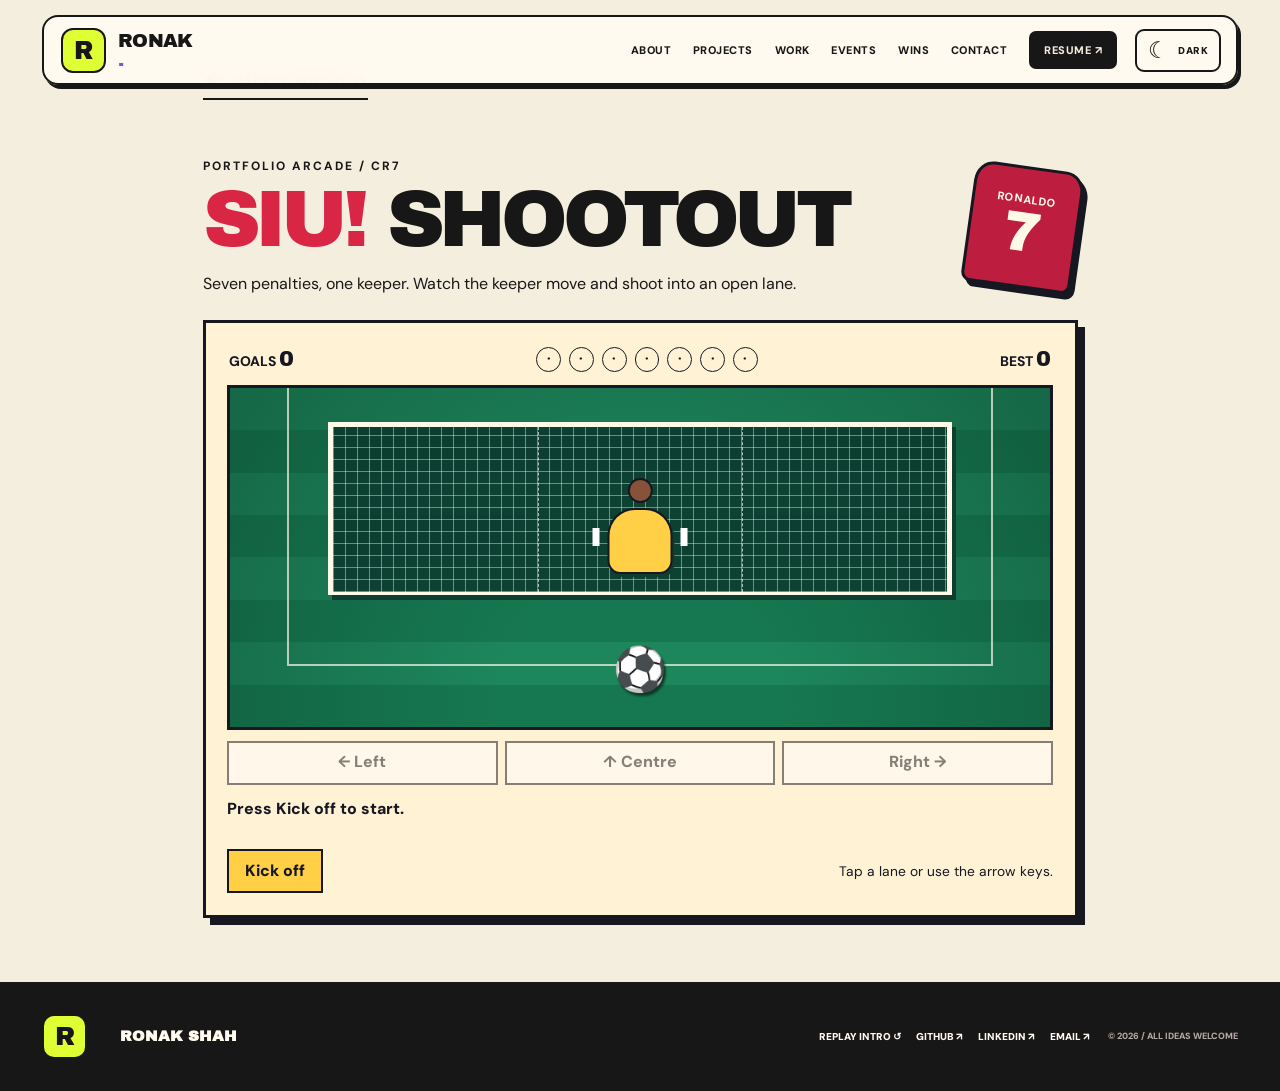
<file: siu-shootout.html>
<!doctype html>
<html lang="en">
<head>
  <meta charset="utf-8">
  <meta name="viewport" content="width=device-width, initial-scale=1">
  <meta name="theme-color" content="#f4eedf">
  <meta name="description" content="A Cristiano Ronaldo-inspired, seven-penalty shootout on Ronak Shah's comic portfolio.">
  <link rel="icon" href="assets/favicon.svg" type="image/svg+xml">
  <link rel="preconnect" href="https://fonts.googleapis.com">
  <link rel="preconnect" href="https://fonts.gstatic.com" crossorigin>
  <link rel="stylesheet" href="https://fonts.googleapis.com/css2?family=Archivo+Black&family=DM+Sans:wght@400;600;700;800&display=swap">
  <script>
    try {
      const saved = localStorage.getItem('ronak-portfolio-theme');
      const theme = saved === 'dark' || saved === 'light' ? saved
        : (matchMedia('(prefers-color-scheme: dark)').matches ? 'dark' : 'light');
      document.documentElement.dataset.theme = theme;
      document.documentElement.style.colorScheme = theme;
    } catch (_) {}
  </script>
  <link rel="stylesheet" href="styles.css">
  <link rel="stylesheet" href="siu-shootout.css">
  <script src="data.js" defer></script>
  <script src="script.js" defer></script>
  <script src="siu-shootout.js" defer></script>
  <title>SIU! Shootout — Ronak Shah</title>
</head>
<body data-page="shootout">
  <div id="site-header"></div>
  <main id="main-content" class="shell shootout">
    <a class="page-back" data-back href="index.html"><span aria-hidden="true">←</span> BACK TO PORTFOLIO</a>
    <header class="shootout-title">
      <div>
        <p class="shootout-kicker">PORTFOLIO ARCADE / CR7</p>
        <h1><span>SIU!</span> SHOOTOUT</h1>
        <p>Seven penalties, one keeper. Watch the keeper move and shoot into an open lane.</p>
      </div>
      <span class="shirt" aria-hidden="true"><small>RONALDO</small>7</span>
    </header>
    <section class="shootout-panel" aria-label="Penalty shootout">
      <div class="shootout-score">
        <span>GOALS <strong id="goals">0</strong></span>
        <ol id="attempts" class="attempts" aria-label="Seven penalty results"></ol>
        <span>BEST <strong id="best">0</strong></span>
      </div>
      <div class="shootout-field" id="pitch" aria-hidden="true">
        <div class="pitch-box"></div>
        <div class="shootout-net">
          <div class="goal-lane"></div><div class="goal-lane"></div><div class="goal-lane"></div>
          <span id="keeper" class="keeper"></span>
        </div>
        <span id="ball" class="shootout-ball">⚽</span>
        <span id="burst" class="shootout-burst" hidden></span>
      </div>
      <div class="shootout-controls" id="shootout-controls" aria-describedby="shootout-help">
        <button type="button" data-lane="0" disabled>← Left</button>
        <button type="button" data-lane="1" disabled>↑ Centre</button>
        <button type="button" data-lane="2" disabled>Right →</button>
      </div>
      <p class="shootout-status" id="match-status" role="status">Press Kick off to start.</p>
      <div class="shootout-bottom">
        <button type="button" id="kick-off" class="kick-off">Kick off</button>
        <p id="shootout-help">Tap a lane or use the arrow keys.</p>
      </div>
      <noscript>Enable JavaScript to play the shootout.</noscript>
    </section>
  </main>
  <div id="site-footer"></div>
</body>
</html>
</file>
<file: styles.css>
:root {
  --cream:#f4eedf; --paper:#fffaf0; --ink:#181717; --muted:#666056;
  --lime:#dfff34; --violet:#6d58de; --pink:#ff7896; --orange:#ff9b5e; --blue:#84d9ee;
  --display:'Archivo Black',Impact,'Arial Black',sans-serif; --body:'DM Sans',Arial,sans-serif; --marker:'Permanent Marker',cursive;
  --stroke:2.5px solid var(--ink); --hard:6px 6px 0 var(--ink);
}
*{box-sizing:border-box}html{scroll-behavior:smooth;scroll-padding-top:105px}body{margin:0;background:var(--cream);color:var(--ink);font-family:var(--body);font-size:16px;line-height:1.5;overflow-x:clip}body.menu-open{overflow:hidden}::selection{background:var(--lime);color:var(--ink)}a{color:inherit;text-decoration:none}button{font:inherit}button,a{-webkit-tap-highlight-color:transparent}a:focus-visible,button:focus-visible{outline:3px solid var(--violet);outline-offset:5px}img{max-width:100%;display:block}h1,h2,h3,h4,p{margin-top:0}strong{font-weight:800}mark{background:var(--lime);color:var(--ink);box-decoration-break:clone;-webkit-box-decoration-break:clone;padding:0 .1em}.shell{width:min(1370px,calc(100% - 84px));margin-inline:auto}.page-grain{position:fixed;inset:0;z-index:80;pointer-events:none;opacity:.11;background-image:url("data:image/svg+xml,%3Csvg viewBox='0 0 160 160' xmlns='http://www.w3.org/2000/svg'%3E%3Cfilter id='n'%3E%3CfeTurbulence type='fractalNoise' baseFrequency='.84' numOctaves='3' stitchTiles='stitch'/%3E%3C/filter%3E%3Crect width='100%25' height='100%25' filter='url(%23n)' opacity='.28'/%3E%3C/svg%3E");mix-blend-mode:multiply}.scroll-progress{position:fixed;top:0;left:0;width:100%;height:5px;z-index:110;background:transparent;pointer-events:none}.scroll-progress span{display:block;height:100%;width:100%;background:var(--violet);transform:scaleX(0);transform-origin:left;will-change:transform}.site-header{position:fixed;inset:0 0 auto;z-index:90;padding:15px 0;transition:background .2s}.nav-inner{min-height:70px;display:flex;align-items:center;justify-content:space-between;background:rgba(255,250,240,.97);border:2px solid var(--ink);border-radius:16px;box-shadow:4px 5px 0 rgba(24,23,23,.95);padding:9px 15px 9px 17px;backdrop-filter:blur(14px)}.brand{display:flex;gap:10px;align-items:center;font-family:var(--display);font-size:19px;line-height:1;letter-spacing:-.7px;flex-shrink:0}.brand>span:last-child{display:flex;flex-direction:column}.brand small{font-family:var(--body);font-weight:800;font-size:8px;letter-spacing:1.3px;margin-top:5px}.brand-dot{color:var(--violet)}.brand-symbol,.footer-logo{width:45px;height:45px;border-radius:12px;display:grid;place-items:center;background:var(--lime);border:2px solid var(--ink);font-size:25px;position:relative}.brand-symbol span,.footer-logo span{position:absolute;color:var(--violet);font-size:15px;top:-8px;right:-7px;-webkit-text-stroke:.5px var(--ink)}.nav-links{display:flex;align-items:center;gap:clamp(14px,2.35vw,37px)}.nav-links>a{font-size:11px;font-weight:800;letter-spacing:.5px;position:relative}.nav-links>a:not(.nav-resume)::after{content:'';position:absolute;left:0;right:100%;height:3px;background:var(--violet);bottom:-7px;transition:right .25s}.nav-links>a:hover::after,.nav-links>a.is-current::after{right:0}.nav-links .nav-resume{padding:11px 15px;background:var(--ink);color:var(--cream);border-radius:7px;transition:background .2s}.nav-links .nav-resume:hover{background:var(--violet)}.menu-toggle{display:none;width:42px;height:42px;background:var(--lime);border:2px solid var(--ink);border-radius:8px;align-items:center;flex-direction:column;justify-content:center;gap:4px;cursor:pointer}.menu-toggle span{width:19px;height:2px;background:var(--ink)}
/* global types */
.eyebrow,.chapter-label,.mini-kicker{font-size:11px;font-weight:800;letter-spacing:1.35px}.chapter-label{display:inline-flex;align-items:center;gap:11px;margin-bottom:22px}.number-block{display:inline-grid;place-items:center;background:var(--lime);border:2px solid var(--ink);width:39px;height:36px;box-shadow:3px 3px 0 var(--ink);letter-spacing:0;font-family:var(--display);font-size:13px}.display-head{font-family:var(--display);font-size:clamp(52px,6.8vw,108px);line-height:.97;letter-spacing:-.075em;margin:0;overflow-wrap:normal}.display-head em,.subpage-title>span,.split-story-heading em,.next-page-banner em,.event-end-panel em{font-style:normal;color:var(--violet)}.accent-punct{color:var(--violet)}.handwritten,.scribble{font-family:var(--marker);font-weight:400}.reveal{opacity:0;transform:translateY(35px) rotate(.4deg);transition:opacity .75s ease,transform .75s cubic-bezier(.2,.75,.2,1)}.reveal.is-visible{opacity:1;transform:translateY(0) rotate(0)}
.comic-button{display:inline-flex;align-items:center;justify-content:space-between;gap:27px;padding:15px 19px;border:2px solid var(--ink);border-radius:7px;font-size:12px;font-weight:800;letter-spacing:.35px;box-shadow:4px 5px 0 var(--ink);transform:perspective(400px) rotateX(var(--tilt-y,0deg)) rotateY(var(--tilt-x,0deg));transition:translate .2s,box-shadow .2s,background .2s;cursor:pointer}.comic-button:hover{translate:0 -3px;box-shadow:6px 8px 0 var(--ink)}.button-arrow{font-size:19px}.button-ink{background:var(--ink);color:#fff;box-shadow:4px 5px 0 var(--violet)}.button-ink:hover{background:var(--violet);box-shadow:6px 8px 0 var(--ink)}.button-ghost{background:var(--paper)}.button-light{background:var(--lime);color:var(--ink)}
/* HERO */
.hero{padding-top:117px;padding-bottom:25px}.hero-frame{display:grid;grid-template-columns:1.06fr .94fr;min-height:min(745px,calc(100vh - 147px));border:3px solid var(--ink);border-radius:15px;overflow:hidden;box-shadow:9px 10px 0 var(--ink);background:var(--paper)}.hero-copy{min-width:0;padding:clamp(30px,4.6vw,75px) clamp(25px,4.5vw,74px) 30px;display:flex;flex-direction:column;justify-content:center;position:relative;z-index:2}.hero-eyebrow{display:flex;align-items:center;gap:10px;flex-wrap:wrap;margin-bottom:25px}.live-dot{height:10px;width:10px;border-radius:50%;background:#52be79;border:1.5px solid var(--ink);box-shadow:0 0 0 3px #c8ffca;animation:pulseDot 2.2s infinite}.eyebrow-num{color:var(--muted);margin-left:auto}.hero-heading-wrap{position:relative}.hero-intro{font-size:28px;color:var(--violet);display:block;margin-left:8px;transform:rotate(-6deg);width:fit-content;margin-bottom:3px}.hero-title{font-family:var(--display);font-size:clamp(79px,9.4vw,150px);letter-spacing:-.095em;line-height:.86;margin-bottom:26px}.hero-title>span{display:block}.hero-title .shah{color:var(--violet);text-shadow:4px 5px 0 var(--ink)}.hero-period{color:var(--orange)}.starburst--title{position:absolute;right:4%;top:5%;color:var(--orange);font-size:70px;-webkit-text-stroke:2px var(--ink);animation:spin 18s linear infinite}.hero-tagline{font-family:var(--display);font-size:clamp(23px,2.6vw,36px);line-height:1.18;letter-spacing:-.048em;margin-bottom:17px}.hero-description{color:#4e4a44;max-width:490px;font-size:15px;line-height:1.72;margin-bottom:26px}.hero-actions{display:flex;gap:14px;align-items:center;flex-wrap:wrap}.hero-footer-info{display:flex;gap:15px;justify-content:space-between;margin-top:auto;padding-top:42px;font-size:9px;font-weight:800;letter-spacing:1px;color:#6d685e}.hero-world{position:relative;background:var(--violet);border-left:3px solid var(--ink);min-height:550px;isolation:isolate;overflow:hidden}.hero-world::before{content:'';position:absolute;inset:0;background-image:radial-gradient(#181717 1.8px,transparent 2px);background-size:17px 17px;opacity:.15;mask-image:linear-gradient(to right,transparent,black)}.hero-rays{position:absolute;inset:-55%;background:repeating-conic-gradient(from 0deg at 50% 50%,rgba(255,255,255,.12) 0 7deg,transparent 7deg 19deg);animation:spin 58s linear infinite;opacity:.5}.hero-world-inner{position:absolute;inset:0;transform:perspective(1000px) translate3d(var(--parallax-x,0px),var(--parallax-y,0px),0) rotateX(var(--rotate-x,0deg)) rotateY(var(--rotate-y,0deg));transition:transform .18s ease-out;transform-style:preserve-3d}.orbit{border:2px dashed rgba(255,255,255,.48);border-radius:50%;position:absolute;left:50%;top:48%;transform:translate(-50%,-50%) rotate(-18deg)}.orbit-one{width:83%;aspect-ratio:1.2}.orbit-two{width:111%;aspect-ratio:1.5;opacity:.32}.hero-star{position:absolute;color:var(--lime);font-size:90px;-webkit-text-stroke:2px var(--ink);z-index:3;animation:float 5s ease-in-out infinite}.hero-star-one{top:10%;right:10%}.hero-star-two{bottom:15%;left:8%;font-size:65px;animation-delay:-2s}.floating-caption{position:absolute;background:var(--lime);border:2px solid var(--ink);box-shadow:4px 4px 0 var(--ink);padding:8px 13px;z-index:5;font-size:10px;font-weight:800;letter-spacing:.5px}.float-1{left:6%;top:10%;transform:rotate(-9deg)}.float-2{right:7%;bottom:10%;background:var(--pink);transform:rotate(8deg)}.hero-monitor{position:absolute;left:18%;top:23%;width:66%;height:56%;z-index:2;transform:rotate(-9deg);filter:drop-shadow(13px 17px 0 rgba(12,12,15,.26));animation:float 7s ease-in-out infinite}.monitor-top{height:40px;border:4px solid var(--ink);background:#edede7;display:flex;align-items:center;justify-content:space-between;padding:0 12px;font-size:10px;font-weight:800}.browser-dots{display:flex;gap:5px}.browser-dots i{display:block;width:9px;height:9px;border-radius:50%;background:var(--pink);border:1px solid var(--ink)}.browser-dots i:nth-child(2){background:var(--orange)}.browser-dots i:nth-child(3){background:var(--lime)}.monitor-screen{height:calc(100% - 40px);background:#1a1b31;border:4px solid var(--ink);border-top:0;padding:clamp(14px,2vw,27px);color:#eff1e8;overflow:hidden;position:relative}.code-micro{color:#a7f6ad;font:11px/2 monospace}.code-line{font:clamp(18px,2.2vw,31px)/1.5 monospace;letter-spacing:-.8px;white-space:nowrap}.code-line>span{color:#ba9cff}.code-line>b{color:#dfff34}.code-line>em{color:#ff9aab;font-style:normal}.code-line--small{font-size:clamp(11px,1.2vw,16px);color:#89d9e8;margin-top:10px}.monitor-visual{display:flex;gap:5px;align-items:flex-end;height:75px;margin-top:11px;max-width:210px}.visual-bar{background:var(--lime);border:2px solid #111;flex:1;height:40%}.visual-bar.b1{height:38%}.visual-bar.b2{height:65%;background:var(--pink)}.visual-bar.b3{height:47%;background:var(--blue)}.visual-bar.b4{height:92%}.visual-bar.b5{height:78%;background:var(--orange)}.monitor-stand{width:32%;height:18%;border:4px solid var(--ink);border-top:0;background:#ded6f8;margin:0 auto;clip-path:polygon(38% 0,62% 0,75% 78%,100% 78%,100% 100%,0 100%,0 78%,25% 78%)}.speech-bubble{position:absolute;right:2%;top:9%;background:var(--paper);padding:15px 17px;border:3px solid var(--ink);border-radius:48% 46% 47% 45%;font-family:var(--display);font-size:clamp(13px,1.55vw,21px);line-height:1.1;text-align:center;transform:rotate(13deg);z-index:5;box-shadow:5px 7px 0 var(--ink)}.speech-bubble:after{content:'';position:absolute;bottom:-22px;left:16%;border-top:22px solid var(--ink);border-right:19px solid transparent}.speech-bubble strong{color:var(--violet)}.hero-burst{position:absolute;bottom:17%;left:0;width:175px;height:150px;clip-path:polygon(50% 0%,61% 24%,85% 7%,79% 32%,100% 32%,85% 52%,100% 70%,73% 70%,81% 96%,56% 78%,49% 100%,38% 79%,11% 95%,20% 67%,0 66%,16% 48%,0 28%,28% 28%,20% 4%,42% 23%);background:var(--ink);display:grid;place-items:center;transform:rotate(-16deg);z-index:4}.hero-burst::before{content:'';position:absolute;inset:5px;background:var(--orange);clip-path:inherit}.hero-burst span{position:relative;font-family:var(--display);font-size:27px;transform:rotate(-7deg);z-index:2}.mini-sticker{position:absolute;right:10%;bottom:22%;background:var(--lime);border:3px solid var(--ink);padding:14px 17px;font-family:monospace;font-size:28px;font-weight:bold;transform:rotate(16deg);z-index:3;box-shadow:5px 5px 0 var(--ink)}.cursor-sticker{position:absolute;left:15%;top:10%;font-size:54px;font-family:var(--display);color:var(--pink);z-index:3;-webkit-text-stroke:2px var(--ink)}.hero-world-bottom{position:absolute;bottom:0;left:0;right:0;z-index:5;display:flex;justify-content:space-between;padding:13px 17px;background:var(--ink);color:#fff;font-size:9px;font-weight:800;letter-spacing:1px}.hero-down{display:flex;justify-content:center;gap:15px;align-items:center;margin-top:27px;font-size:10px;font-weight:800;letter-spacing:1.6px}.scroll-chevron{width:35px;height:35px;border:2px solid var(--ink);border-radius:50%;display:grid;place-items:center;font-size:21px;animation:bob 2s ease-in-out infinite}
/* marquee */
.marquee-strip{background:var(--ink);color:var(--lime);overflow:hidden;margin-top:15px;transform:rotate(-1.4deg) scale(1.02);border-top:2px solid #fff;border-bottom:2px solid #fff}.marquee-track{display:flex;width:max-content;animation:marquee 32s linear infinite}.marquee-track span{display:block;white-space:nowrap;font-family:var(--display);font-size:clamp(25px,3.1vw,49px);letter-spacing:-1px;padding:17px 25px}.marquee-track b{color:var(--pink);padding:0 15px}
/* origin */
.origin-section{padding:145px 0 145px;background:var(--cream)}.origin-layout{display:grid;grid-template-columns:1.13fr .87fr;gap:clamp(50px,8vw,135px);align-items:center}.origin-left .display-head span{color:var(--violet)}.origin-lead{font-size:clamp(20px,2.2vw,29px);line-height:1.36;max-width:590px;margin:30px 0 18px}.origin-left>p:not(.origin-lead){max-width:565px;color:var(--muted);line-height:1.78}.text-link{display:inline-flex;gap:24px;align-items:center;margin-top:25px;padding-bottom:7px;border-bottom:3px solid var(--ink);font-size:12px;font-weight:800;letter-spacing:.5px}.text-link span{font-size:24px}.text-link:hover{color:var(--violet);border-color:var(--violet)}.origin-comic-panel{position:relative;border:3px solid var(--ink);background:var(--blue);box-shadow:10px 11px 0 var(--ink);padding:22px;transform:rotate(3deg)}.origin-comic-panel:before{content:'';position:absolute;inset:0;background-image:radial-gradient(var(--ink) 1.25px,transparent 1.5px);background-size:14px 14px;opacity:.09;pointer-events:none}.panel-tape{position:absolute;width:110px;height:28px;top:-17px;left:40%;background:rgba(250,231,171,.83);transform:rotate(-12deg);border:1px solid rgba(18,18,18,.25);z-index:2}.origin-topline{font-size:10px;font-weight:800;letter-spacing:1.5px}.origin-card-visual{height:270px;display:grid;place-items:center;position:relative}.origin-face{width:210px;height:210px;display:grid;place-items:center;border:4px solid var(--ink);border-radius:50%;background:var(--lime);font-size:115px;font-family:var(--display);letter-spacing:-20px;padding-right:20px;line-height:1;box-shadow:11px 12px 0 var(--ink);transform:rotate(-15deg)}.origin-spark{position:absolute;right:5%;top:9%;font-size:115px;color:var(--orange);-webkit-text-stroke:3px var(--ink)}.origin-comic-panel h3{font-family:var(--display);font-size:clamp(30px,3.5vw,55px);letter-spacing:-2px;line-height:1;margin:0 0 15px}.skill-bubbles{display:flex;flex-wrap:wrap;gap:7px}.skill-bubbles span{font-size:9px;font-weight:900;letter-spacing:.2px;border:2px solid var(--ink);padding:7px 10px;background:var(--paper);transform:rotate(-2deg)}.skill-bubbles span:nth-child(2){background:var(--pink);transform:rotate(3deg)}.stats-row{display:grid;grid-template-columns:repeat(3,1fr);gap:13px;margin-top:38px}.stats-row>div{border-left:3px solid var(--ink);padding-left:12px}.stats-row strong{font-family:var(--display);font-size:clamp(29px,3.4vw,49px);line-height:1;display:block}.stats-row small{display:block;font-size:8px;font-weight:800;letter-spacing:.45px;margin-top:6px}
/* project showcase */
.projects-section{background:#e7e0f9;border-top:3px solid var(--ink);padding-top:118px;padding-bottom:140px;position:relative}.projects-section:before{content:'';position:absolute;inset:0;pointer-events:none;background:radial-gradient(circle at 97% 20%,rgba(223,255,52,.42),transparent 20%),radial-gradient(circle at 0 65%,rgba(255,120,150,.15),transparent 25%)}.projects-intro,.archive-wrap{position:relative;z-index:1}.section-heading-row{display:flex;align-items:end;justify-content:space-between;gap:30px}.section-heading-row .display-head em{color:var(--violet)}.section-side-note{text-align:right;align-self:center}.section-side-note .handwritten{display:block;font-size:clamp(16px,2vw,27px);color:var(--violet);transform:rotate(-8deg);margin-bottom:22px}.section-side-note p{font-weight:700;font-size:13px}.project-scroll-note{border-top:2px solid var(--ink);display:flex;align-items:center;gap:17px;margin-top:36px;padding-top:14px;font-size:10px;font-weight:800;letter-spacing:1.1px}.project-scroll-note>span:last-child{margin-left:auto}.scroll-icon{font-size:24px;color:var(--violet)}.project-scroll-scene{position:relative;margin-top:38px}.project-sticky{position:sticky;top:98px;height:calc(100vh - 115px);max-height:820px;display:flex;flex-direction:column;justify-content:center;overflow:hidden}.project-track{display:flex;align-items:stretch;gap:28px;padding:10px max(42px,calc((100vw - 1370px)/2)) 21px;width:max-content;will-change:transform}.featured-project{flex:none;width:min(570px,calc(100vw - 85px));height:min(645px,calc(100vh - 195px));min-height:530px;display:grid;grid-template-rows:35px 235px 1fr;background:var(--paper);border:3px solid var(--ink);border-radius:10px;box-shadow:7px 8px 0 var(--ink);overflow:hidden;transition:box-shadow .25s}.featured-project:hover{box-shadow:11px 13px 0 var(--ink)}.featured-project-top{display:flex;align-items:center;justify-content:space-between;padding:0 17px;background:var(--ink);color:#fff;font-size:10px;letter-spacing:.9px;font-weight:800}.featured-cover{position:relative;background:var(--card-color,var(--lime));border-bottom:3px solid var(--ink);overflow:hidden;isolation:isolate;display:flex;align-items:end;padding:18px}.featured-cover:before,.archive-card-art:before{content:'';position:absolute;inset:0;opacity:.14;background-image:radial-gradient(var(--ink) 1.5px,transparent 1.5px);background-size:13px 13px}.cover-rings{position:absolute;width:380px;height:380px;border:3px solid rgba(20,20,20,.2);border-radius:50%;right:-80px;top:-155px;box-shadow:0 0 0 37px rgba(250,250,250,.12),0 0 0 86px rgba(0,0,0,.06)}.cover-shape{position:absolute;font-family:var(--display);font-weight:900;line-height:1;user-select:none}.cover-shape-one{font-size:140px;top:-8px;right:12%;color:var(--paper);-webkit-text-stroke:3px var(--ink);transform:rotate(16deg);text-shadow:8px 10px 0 var(--ink)}.cover-shape-two{font-size:65px;right:8%;bottom:9%;color:var(--ink);transform:rotate(-12deg)}.cover-shape-three{top:12%;left:7%;font-size:48px;color:var(--violet);-webkit-text-stroke:1.5px var(--ink)}.cover-big-title{font-family:var(--display);font-size:clamp(42px,4.2vw,72px);line-height:.94;letter-spacing:-.06em;max-width:80%;position:relative;z-index:2;text-shadow:3px 3px 0 var(--paper);word-break:break-word}.cover-stamp{position:absolute;right:3%;top:5%;background:var(--paper);border:3px solid var(--ink);padding:6px 15px;box-shadow:4px 4px 0 var(--ink);font-family:var(--marker);font-size:28px;z-index:3;transform:rotate(13deg)}.featured-content{padding:17px 22px 21px;display:flex;flex-direction:column;min-height:0}.project-number-line{display:flex;justify-content:space-between;font-size:9px;font-weight:800;letter-spacing:1px;color:#6e695f}.featured-content h3{font-family:var(--display);font-size:clamp(25px,2.8vw,41px);line-height:1;margin:8px 0 5px;letter-spacing:-1.3px}.featured-kicker{font-family:var(--marker);font-size:17px;color:var(--violet);margin:0 0 6px}.featured-description{font-size:12.5px;line-height:1.55;color:#4e4a44;margin:0 0 12px;display:-webkit-box;-webkit-line-clamp:3;-webkit-box-orient:vertical;overflow:hidden}.tag-list{display:flex;flex-wrap:wrap;gap:6px}.tag-list span{border:1.5px solid var(--ink);font-size:9px;font-weight:800;padding:4px 8px;background:#fff;border-radius:2px}.featured-actions{display:flex;gap:16px;align-items:center;border-top:1px solid #c9c1af;margin-top:auto;padding-top:10px;min-height:30px}.featured-actions a,.archive-links a{font-size:11px;font-weight:900;text-decoration:underline;text-underline-offset:3px}.featured-actions a:hover,.archive-links a:hover{color:var(--violet)}.action-live{color:#6246d8}.project-private{font-size:10px;font-weight:700;color:#6d685e}.accent-lime{--card-color:var(--lime)}.accent-blue{--card-color:var(--blue)}.accent-orange{--card-color:var(--orange)}.accent-pink{--card-color:var(--pink)}.accent-violet{--card-color:#a8a0ff}.project-scene-bottom{width:min(1370px,calc(100% - 84px));margin:8px auto 0;display:flex;align-items:center;gap:20px;justify-content:space-between;font-size:10px;font-weight:800;letter-spacing:1px}.project-scene-progress{height:7px;flex:1;border:1px solid var(--ink);background:var(--paper);max-width:370px}.project-scene-progress span{display:block;background:var(--violet);height:100%;width:0}.archive-wrap{padding-top:98px}.archive-top{display:flex;justify-content:space-between;gap:20px;align-items:end;margin-bottom:35px}.archive-top h3{font:clamp(35px,4.4vw,68px)/1 var(--display);letter-spacing:-.06em;margin:8px 0 0}.archive-top h3 span{color:var(--violet)}.archive-serial{font-size:11px;letter-spacing:.5px;font-weight:800}.archive-grid{display:grid;grid-template-columns:repeat(2,minmax(0,1fr));gap:29px}.archive-card{display:grid;grid-template-columns:38% 62%;background:var(--paper);border:3px solid var(--ink);box-shadow:6px 7px 0 var(--ink);min-height:275px;overflow:hidden}.archive-card-art{background:var(--card-color);position:relative;overflow:hidden;border-right:3px solid var(--ink)}.archive-card-art .cover-shape-one{font-size:105px;top:28%;left:6%;right:auto}.archive-card-art .cover-shape-two{font-size:44px;bottom:6%;right:5%}.archive-card-art .cover-shape-three{font-size:36px}.archive-art-stamp{position:absolute;right:8%;top:7%;font:22px var(--marker);transform:rotate(13deg);z-index:2}.archive-card-main{padding:22px;display:flex;flex-direction:column}.archive-card-eyebrow{display:flex;gap:20px;justify-content:space-between;font-size:9px;font-weight:800;letter-spacing:.75px}.archive-card h4{font-family:var(--display);font-size:clamp(20px,2.3vw,31px);letter-spacing:-.05em;line-height:1.05;margin:16px 0 10px}.archive-card p{font-size:12.5px;line-height:1.56;margin-bottom:15px;color:#59534e}.archive-card .tag-list span{font-size:9px}.archive-links{display:flex;gap:20px;margin-top:auto;padding-top:18px}.archive-cta{margin-top:70px;display:flex;align-items:center;justify-content:center;gap:30px;font-size:11px;font-weight:800;letter-spacing:.6px}
/* STORY TILES */
.split-story-section{padding:130px 0 170px;background:var(--cream);border-top:3px solid var(--ink)}.split-story-heading{margin-bottom:50px}.split-story-heading .display-head{font-size:clamp(50px,6.7vw,101px)}.split-story-grid{display:grid;grid-template-columns:1fr 1fr;gap:38px}.story-tile{display:flex;flex-direction:column;border:3px solid var(--ink);box-shadow:8px 9px 0 var(--ink);padding:21px 25px 27px;transform:perspective(800px) rotateX(var(--tilt-y,0deg)) rotateY(var(--tilt-x,0deg));transition:transform .3s,box-shadow .3s;will-change:transform}.story-tile:hover{box-shadow:13px 14px 0 var(--ink)}.story-work{background:var(--lime)}.story-events{background:var(--pink)}.story-tile-top{display:flex;justify-content:space-between;font-size:10px;font-weight:900;letter-spacing:.8px}.story-tile-top span:last-child{font-size:22px}.story-tile-art{height:270px;display:grid;place-items:center;position:relative;overflow:hidden}.story-tile-art:before{content:'';position:absolute;width:240px;height:240px;background:var(--paper);border:3px solid var(--ink);border-radius:50%;box-shadow:11px 13px 0 var(--ink);transform:rotate(12deg)}.art-events:before{background:var(--blue)}.big-art-word{position:relative;font-family:var(--display);font-size:clamp(50px,5vw,89px);color:var(--violet);transform:rotate(-15deg);-webkit-text-stroke:2px var(--ink);text-shadow:6px 7px 0 var(--ink)}.art-events .big-art-word{color:var(--orange)}.art-spark{position:absolute;right:10%;top:6%;font-size:83px;color:var(--orange);-webkit-text-stroke:2px var(--ink)}.art-events .art-spark{color:var(--lime)}.story-tile h3{font-family:var(--display);font-size:clamp(32px,3.5vw,55px);letter-spacing:-2.4px;line-height:1.02;margin:8px 0 16px}.story-tile p{font-size:14px;line-height:1.62;max-width:470px;margin-bottom:22px}.story-link{font-size:11px;font-weight:900;border-top:2px solid var(--ink);padding-top:17px;margin-top:auto;display:flex;justify-content:space-between}.story-link b{font-size:23px;line-height:1}
/* CONTACT */
.contact-section{padding:135px 0 130px;background:var(--violet);color:var(--paper);position:relative;overflow:hidden;border-top:3px solid var(--ink);border-bottom:3px solid var(--ink)}.contact-section:before{content:'';position:absolute;inset:0;background:radial-gradient(circle at 95% 0%,rgba(223,255,52,.24),transparent 30%),radial-gradient(circle at 5% 100%,rgba(255,120,150,.32),transparent 32%)}.contact-section:after{content:'';position:absolute;right:-200px;top:-230px;width:650px;height:650px;border:3px dashed rgba(255,255,255,.25);border-radius:50%}.contact-inner{position:relative;z-index:2}.light-label .number-block{color:var(--ink)}.contact-inner h2{font-family:var(--display);font-size:clamp(58px,9vw,145px);letter-spacing:-.085em;line-height:.99;margin:22px 0 30px}.contact-inner h2 em{font-style:normal;color:var(--lime)}.contact-inner h2>span{color:var(--orange)}.contact-inner p{font-size:17px;margin-bottom:28px}.contact-email{font-family:var(--display);font-size:clamp(19px,3.3vw,50px);letter-spacing:-.04em;border-bottom:3px solid var(--lime);padding-bottom:6px;display:inline-flex;gap:22px;align-items:center;overflow-wrap:anywhere}.contact-email:hover{color:var(--lime)}.contact-links{display:flex;gap:35px;margin-top:80px;font-size:12px;font-weight:900}.contact-links a:hover{color:var(--lime)}.contact-float{position:absolute;right:2%;top:16%;font:35px var(--marker);color:var(--ink);background:var(--lime);padding:15px 25px;border:3px solid var(--ink);transform:rotate(12deg);box-shadow:7px 8px 0 var(--ink)}
.site-footer{background:var(--ink);color:var(--paper);padding:32px 0}.footer-inner{display:grid;grid-template-columns:60px 1fr auto auto;align-items:center;gap:18px}.footer-logo{font:26px var(--display);color:var(--ink)}.footer-inner>div:nth-child(2){display:flex;flex-direction:column}.footer-inner>div:nth-child(2) strong{font-size:15px;font-family:var(--display)}.footer-inner>div:nth-child(2) span{font-size:9px;font-weight:700;letter-spacing:.6px;color:#bfb9ae;margin-top:4px}.footer-links{display:flex;gap:15px;font-size:10px;font-weight:900}.footer-links a:hover{color:var(--lime)}.footer-copyright{font-size:9px;font-weight:800;color:#b6aca7}
/* SUBPAGES */
.subpage-hero{padding:146px 0 50px;border-bottom:3px solid var(--ink);overflow:hidden;position:relative}.work-hero{background:#dfff8a}.events-hero{background:#ffb8c9}.subpage-hero:after{content:'';position:absolute;right:-20px;top:130px;width:40%;height:80%;background-image:radial-gradient(var(--ink) 1.7px,transparent 2px);background-size:16px 16px;opacity:.15;pointer-events:none}.subpage-hero .shell{position:relative;z-index:2}.subhero-layout{display:grid;grid-template-columns:1.1fr .9fr;gap:40px;align-items:center}.subpage-title{font:clamp(80px,10.8vw,171px)/.91 var(--display);letter-spacing:-.09em;margin:20px 0 28px}.subpage-title>span{color:var(--violet);text-shadow:5px 6px 0 var(--ink)}.subpage-desc{max-width:620px;font-size:clamp(16px,1.5vw,20px);line-height:1.6;font-weight:600}.subhero-layout .handwritten{font-size:24px;color:var(--violet)}.subpage-art{position:relative;min-height:465px;display:grid;place-items:center}.sub-art-circle{width:min(380px,90%);aspect-ratio:1;border-radius:50%;background:var(--violet);border:5px solid var(--ink);display:flex;justify-content:center;align-items:center;flex-direction:column;box-shadow:18px 19px 0 var(--ink);transform:rotate(14deg);color:var(--lime);font:clamp(130px,13vw,205px)/.9 var(--display);-webkit-text-stroke:3px var(--ink);position:relative}.events-art .sub-art-circle{background:var(--orange);color:var(--paper)}.sub-art-circle span{font:clamp(30px,3vw,50px)/1 var(--display);-webkit-text-stroke:1px var(--ink);color:var(--paper);letter-spacing:-2px}.sub-art-note{position:absolute;right:0;top:12%;background:var(--paper);border:3px solid var(--ink);box-shadow:5px 6px 0 var(--ink);padding:14px;font:18px/1.15 var(--marker);text-align:center;transform:rotate(13deg)}.events-art .sub-art-note{background:var(--lime)}.art-tiny{position:absolute;left:1%;top:5%;font-size:100px;color:var(--orange);-webkit-text-stroke:2px var(--ink)}.events-art .art-tiny{color:var(--violet)}.subpage-hero-footer{display:flex;justify-content:space-between;gap:20px;padding-top:35px;margin-top:35px;border-top:2px solid var(--ink);font-size:10px;font-weight:800;letter-spacing:.7px}
/* work page */
.work-section{padding-top:115px;padding-bottom:140px}.work-section-top{display:flex;justify-content:space-between;align-items:end;gap:28px}.work-section-top .display-head{font-size:clamp(45px,6vw,91px)}.work-section-top>p{font-size:13px;font-weight:700;max-width:240px}.filter-row{display:flex;flex-wrap:wrap;gap:11px;padding:48px 0 32px;border-bottom:3px solid var(--ink)}.filter-pill{background:var(--paper);border:2px solid var(--ink);border-radius:100px;padding:11px 19px;box-shadow:3px 3px 0 var(--ink);font-weight:900;font-size:11px;cursor:pointer;transition:background .2s,translate .2s}.filter-pill:hover{translate:0 -2px}.filter-pill.is-active{background:var(--ink);color:var(--lime);box-shadow:3px 3px 0 var(--violet)}.experience-list{display:flex;flex-direction:column}.experience-card{display:grid;grid-template-columns:84px 1fr 105px;gap:25px;padding:46px 9px 46px 0;border-bottom:2px solid var(--ink);position:relative}.experience-card:before{content:'';position:absolute;inset:0;background:var(--lime);opacity:0;z-index:-1;transition:opacity .2s}.experience-card:hover:before{opacity:.13}.exp-index{font:clamp(31px,3.7vw,54px)/1 var(--display);letter-spacing:-3px;color:var(--violet)}.exp-index span{display:block;font-size:30px;color:var(--ink);margin-top:10px}.exp-meta{display:flex;gap:25px;justify-content:space-between;align-items:center;font-size:11px;font-weight:800;letter-spacing:.55px;color:#706a5e}.exp-main h3{font:clamp(26px,3.45vw,51px)/1.1 var(--display);letter-spacing:-.055em;margin:15px 0 7px}.exp-main h4{font-size:17px;font-weight:900;margin:0 0 13px;color:var(--violet)}.exp-quote{font-family:var(--marker);font-size:18px;color:#5e564a;margin-bottom:14px}.exp-main ul{padding-left:19px;margin:0 0 20px;max-width:780px}.exp-main li{font-size:14px;line-height:1.68;margin-bottom:6px}.exp-side{display:flex;align-items:end;flex-direction:column;justify-content:space-between;gap:20px}.exp-type-icon{width:71px;height:71px;display:grid;place-items:center;background:var(--lime);border:3px solid var(--ink);box-shadow:5px 5px 0 var(--ink);font:48px var(--display);transform:rotate(11deg)}.experience-card:nth-child(even) .exp-type-icon{background:var(--pink);transform:rotate(-8deg)}.exp-side>span:last-child{writing-mode:vertical-rl;font-size:9px;letter-spacing:1px;font-weight:800;color:#766c64}.work-bottom-note{margin-top:65px;border:2px dashed var(--ink);background:var(--paper);padding:30px;display:flex;justify-content:space-between;gap:20px;align-items:center}.work-bottom-note span{font:28px var(--marker);color:var(--violet)}.work-bottom-note p{margin:0;max-width:450px;font-size:13px}.next-page-banner{background:var(--pink);border-top:3px solid var(--ink);padding:70px 0}.next-page-banner .shell{display:flex;align-items:center;justify-content:space-between;gap:20px}.next-page-banner span{font-size:11px;font-weight:900}.next-page-banner h2{font:clamp(29px,4.5vw,68px)/1 var(--display);letter-spacing:-.05em;margin:12px 0 0}
/* events page */
.event-section{padding:115px 0 140px}.event-topline{display:flex;justify-content:space-between;align-items:end;gap:30px;margin-bottom:50px}.event-topline .display-head{font-size:clamp(43px,5vw,82px);max-width:890px}.event-notice{display:flex;gap:10px;align-items:center;background:var(--lime);border:2px solid var(--ink);padding:13px 17px;box-shadow:4px 4px 0 var(--ink);transform:rotate(4deg)}.event-notice .notice-icon{font-size:35px}.event-notice p{margin:0;font-size:10px;font-weight:900;line-height:1.7;letter-spacing:.3px}.event-notice small{font-size:10px;font-weight:600}.event-grid{display:grid;grid-template-columns:repeat(2,minmax(0,1fr));gap:38px}.event-card{border:3px solid var(--ink);background:var(--paper);box-shadow:7px 8px 0 var(--ink);overflow:hidden}.event-card:nth-child(even){transform:rotate(.6deg)}.event-photo{height:350px;position:relative;overflow:hidden;background:var(--card-color);border-bottom:3px solid var(--ink)}.event-photo.has-photo .photo-placeholder{display:none}.event-photo>img{position:absolute;inset:0;width:100%;height:100%;object-fit:cover}.photo-placeholder{position:absolute;inset:0;display:flex;flex-direction:column;align-items:center;justify-content:center;isolation:isolate}.photo-placeholder:before{content:'';position:absolute;inset:0;z-index:-1;background:repeating-conic-gradient(from 0deg at 50% 50%,rgba(255,255,255,.24) 0deg 12deg,transparent 12deg 24deg)}.photo-placeholder:after{content:'';position:absolute;inset:0;z-index:-1;background-image:radial-gradient(var(--ink) 1.4px,transparent 2px);background-size:16px 16px;opacity:.16}.placeholder-micro{position:absolute;top:18px;left:18px;font-size:10px;font-weight:900;letter-spacing:1px}.placeholder-art{font-family:var(--display);font-size:210px;line-height:.85;color:var(--paper);-webkit-text-stroke:4px var(--ink);text-shadow:10px 12px 0 var(--ink);transform:rotate(-10deg)}.placeholder-upload{position:absolute;bottom:19px;right:19px;padding:9px 12px;border:2px solid var(--ink);background:var(--paper);box-shadow:3px 3px 0 var(--ink);font-size:10px;font-weight:900}.placeholder-upload b{font-size:16px}.photo-placeholder strong{position:absolute;z-index:3;font-family:var(--display);font-size:clamp(25px,3vw,44px);letter-spacing:-.05em;color:var(--ink);text-shadow:2px 2px 0 var(--paper);max-width:85%;text-align:center;transform:rotate(-4deg)}.event-body{padding:28px 29px 28px}.event-meta{display:flex;justify-content:space-between;gap:15px;font-size:10px;letter-spacing:.7px;font-weight:900}.event-body h3{font:clamp(26px,3.2vw,47px)/1 var(--display);letter-spacing:-.055em;margin:24px 0 8px}.event-body .event-org{color:var(--violet);font-weight:900;margin-bottom:15px}.event-body>p:not(.event-org){font-size:14px;line-height:1.65;color:#504c45;min-height:68px;margin-bottom:22px}.event-role{border-top:2px solid var(--ink);padding-top:17px;display:flex;justify-content:space-between;gap:18px;align-items:center;font-size:11px}.event-role strong{font-weight:900;white-space:nowrap}.event-role span{text-align:right}.event-end-panel{background:var(--violet);color:var(--paper);border-top:3px solid var(--ink);padding:110px 0 120px;text-align:center}.event-end-panel .handwritten{font-size:23px;color:var(--lime)}.event-end-panel h2{font:clamp(45px,7.5vw,112px)/1 var(--display);letter-spacing:-.07em;margin:20px 0 32px}.event-end-panel em{color:var(--lime)}
/* keyframes */
@keyframes marquee{to{transform:translateX(-50%)}}@keyframes float{0%,100%{translate:0 0}50%{translate:0 -13px}}@keyframes bob{0%,100%{translate:0 0}50%{translate:0 7px}}@keyframes spin{to{rotate:360deg}}@keyframes pulseDot{0%,100%{box-shadow:0 0 0 3px #c8ffca}50%{box-shadow:0 0 0 6px #c8ffca}}
/* responsive */
@media(max-width:1190px){.shell{width:calc(100% - 58px)}.nav-links{gap:17px}.hero-frame{grid-template-columns:1.07fr .93fr}.hero-copy{padding-inline:34px}.hero-title{font-size:clamp(78px,9vw,115px)}.hero-world{min-height:530px}.speech-bubble{right:1%;top:7%}.featured-project{grid-template-rows:35px 195px 1fr;height:600px}.project-track{padding-inline:29px}.featured-content{padding:16px}.featured-content h3{font-size:31px}.featured-description{font-size:12px}.origin-layout{gap:55px}.archive-card{grid-template-columns:32% 68%}.archive-card-main{padding:17px}.event-photo{height:300px}.footer-inner{grid-template-columns:55px 1fr auto}.footer-copyright{grid-column:2/4}}
@media(max-width:899px){html{scroll-padding-top:90px}.site-header{padding-top:9px}.nav-inner{min-height:62px}.menu-toggle{display:flex;z-index:3}.nav-links{position:fixed;top:82px;left:29px;right:29px;display:none;flex-direction:column;align-items:stretch;gap:0;background:var(--paper);border:3px solid var(--ink);box-shadow:7px 9px 0 var(--ink);border-radius:10px;padding:13px;max-height:calc(100vh - 105px);overflow:auto}.nav-links.is-open{display:flex}.nav-links a{padding:13px 9px;border-bottom:1px solid #ded5c4;font-size:13px}.nav-links .nav-resume{margin-top:8px;text-align:center}.hero{padding-top:93px}.hero-frame{grid-template-columns:1fr}.hero-copy{padding:50px 40px 30px}.hero-title{font-size:clamp(100px,17vw,155px)}.hero-footer-info{padding-top:30px}.hero-world{border-left:0;border-top:3px solid var(--ink);min-height:550px}.origin-layout{grid-template-columns:1fr;gap:65px}.origin-right{width:min(600px,100%);justify-self:center}.origin-comic-panel{transform:rotate(1deg)}.project-scroll-note>span:last-child{display:none}.project-scroll-scene{height:auto!important}.project-sticky{position:relative;top:auto;height:auto;max-height:none;display:block;overflow:visible}.project-track{width:auto;overflow-x:auto;overscroll-behavior-inline:contain;scroll-snap-type:x mandatory;scroll-padding-left:29px;scrollbar-width:thin;transform:none!important;padding:10px 29px 28px}.featured-project{scroll-snap-align:start;width:min(500px,calc(100vw - 85px));height:610px;min-height:0;grid-template-rows:35px 210px 1fr}.featured-content{padding:20px}.featured-description{font-size:13px}.project-scene-bottom{width:calc(100% - 58px)}.project-scene-bottom>span:last-child{display:none}.project-scene-progress{display:none}.archive-wrap{padding-top:80px}.split-story-grid{gap:22px}.story-tile-art{height:210px}.story-tile h3{font-size:32px}.subhero-layout{grid-template-columns:1.05fr .95fr;gap:10px}.subpage-title{font-size:clamp(70px,10.5vw,110px)}.subpage-art{min-height:330px}.sub-art-circle{width:270px;font-size:140px}.sub-art-circle span{font-size:30px}.sub-art-note{font-size:14px;right:-7px}.event-topline{display:block}.event-notice{width:fit-content;margin-top:30px;transform:rotate(-2deg)}}
@media(max-width:650px){.shell{width:calc(100% - 32px)}.nav-inner{padding:7px 10px}.brand-symbol{width:40px;height:40px;font-size:22px}.brand{font-size:17px}.brand small{font-size:7px}.nav-links{left:16px;right:16px;top:73px}.hero{padding-top:84px}.hero-frame{box-shadow:5px 6px 0 var(--ink);border-radius:10px}.hero-copy{padding:31px 24px 29px}.hero-eyebrow{font-size:9px;gap:8px;margin-bottom:29px}.eyebrow-num{display:none}.hero-intro{font-size:23px}.hero-title{font-size:clamp(77px,17vw,125px);letter-spacing:-.09em;margin-bottom:30px}.starburst--title{font-size:45px;top:2%;right:0}.hero-tagline{font-size:clamp(20px,5.4vw,29px)}.hero-description{font-size:13px}.hero-actions{gap:9px}.comic-button{padding:12px 13px;font-size:10px;gap:12px;box-shadow:3px 4px 0 var(--ink)}.hero-footer-info{font-size:8px;line-height:1.4;padding-top:30px}.hero-footer-info span:last-child{text-align:right}.hero-world{min-height:415px}.hero-monitor{top:25%;left:16%;width:67%;height:55%;filter:drop-shadow(8px 9px 0 rgba(12,12,15,.26))}.monitor-top{height:28px;border-width:3px;font-size:7px}.monitor-screen{height:calc(100% - 28px);border-width:3px;border-top:0;padding:12px}.code-micro{font-size:7px}.code-line{font-size:clamp(11px,3.5vw,18px)}.code-line--small{font-size:8px}.monitor-visual{height:39px}.speech-bubble{font-size:11px;padding:11px 13px;right:3%;top:7%;border-width:2px}.hero-burst{width:120px;height:110px;bottom:10%}.hero-burst span{font-size:19px}.mini-sticker{font-size:18px;padding:8px;bottom:20%;right:7%}.hero-star{font-size:55px}.hero-star-two{font-size:45px}.floating-caption{font-size:7px;padding:6px}.float-1{top:9%;left:5%}.float-2{bottom:8%}.hero-world-bottom{font-size:7px;padding:10px}.hero-down{font-size:8px;text-align:center;margin-top:25px}.scroll-chevron{flex:none}.marquee-track span{font-size:25px;padding:13px}.origin-section{padding:95px 0 100px}.display-head{font-size:clamp(45px,11vw,71px)}.chapter-label{font-size:10px;margin-bottom:20px}.number-block{height:33px;width:34px}.origin-lead{font-size:20px}.origin-left>p:not(.origin-lead){font-size:14px}.origin-card-visual{height:215px}.origin-face{width:160px;height:160px;font-size:85px}.origin-spark{font-size:75px}.origin-comic-panel h3{font-size:39px}.stats-row{gap:7px}.stats-row>div{padding-left:7px}.stats-row strong{font-size:31px}.stats-row small{font-size:7px}.projects-section{padding-top:90px;padding-bottom:100px}.section-heading-row{display:block}.section-side-note{text-align:left;margin-top:32px}.section-side-note .handwritten{transform:rotate(-3deg);margin-bottom:8px}.section-side-note p{font-size:12px}.project-scroll-note{font-size:9px;margin-top:28px}.project-scroll-scene{margin-top:25px}.project-track{padding:10px 16px 24px;scroll-padding-left:16px;gap:18px}.featured-project{width:min(360px,calc(100vw - 47px));height:570px;grid-template-rows:31px 195px 1fr}.featured-project-top{font-size:9px}.cover-shape-one{font-size:104px}.cover-big-title{font-size:48px}.cover-stamp{font-size:20px}.featured-content{padding:16px}.featured-content h3{font-size:28px}.featured-description{font-size:12px;-webkit-line-clamp:4}.featured-kicker{font-size:15px}.tag-list span{font-size:8px;padding:4px 6px}.featured-actions{gap:13px}.featured-actions a{font-size:10px}.project-scene-bottom{width:calc(100% - 32px);font-size:8px}.archive-top{display:block}.archive-top h3{font-size:41px}.archive-serial{display:block;margin-top:12px;font-size:9px}.archive-grid{grid-template-columns:1fr;gap:22px}.archive-card{grid-template-columns:36% 64%;min-height:260px;box-shadow:4px 5px 0 var(--ink)}.archive-card-art .cover-shape-one{font-size:65px}.archive-card-art .cover-shape-two{font-size:33px}.archive-card h4{font-size:23px;margin:10px 0}.archive-card p{font-size:11px}.archive-card-main{padding:13px}.archive-card-eyebrow{font-size:8px}.archive-links{padding-top:12px}.archive-cta{flex-direction:column;gap:15px;text-align:center;margin-top:45px}.split-story-section{padding:100px 0 105px}.split-story-grid{grid-template-columns:1fr;gap:24px}.story-tile{padding:18px}.story-tile-art{height:220px}.story-tile-art:before{height:200px;width:200px}.story-tile h3{font-size:39px}.story-tile p{font-size:13px}.contact-section{padding:95px 0}.contact-inner h2{font-size:clamp(46px,10.4vw,75px);line-height:1.02}.contact-inner p{font-size:14px}.contact-email{font-size:clamp(18px,4.5vw,27px);gap:10px}.contact-float{position:relative;display:inline-block;right:auto;top:auto;font-size:16px;padding:7px 12px;transform:rotate(-9deg);margin:15px 0 0}.contact-links{gap:20px;margin-top:50px;flex-wrap:wrap}.footer-inner{grid-template-columns:42px 1fr;gap:14px}.footer-logo{width:40px;height:40px}.footer-links{grid-column:1/-1;flex-wrap:wrap}.footer-copyright{grid-column:1/-1}.subpage-hero{padding-top:107px}.subhero-layout{grid-template-columns:1fr}.subpage-title{font-size:clamp(72px,16vw,116px);margin:19px 0}.subhero-layout .handwritten{font-size:17px}.subpage-desc{font-size:15px}.subpage-art{min-height:255px}.sub-art-circle{width:200px;font-size:99px;box-shadow:11px 12px 0 var(--ink)}.sub-art-circle span{font-size:22px}.sub-art-note{right:10%;top:10%;font-size:12px}.art-tiny{font-size:75px;left:13%;top:0}.subpage-hero-footer{font-size:9px}.work-section,.event-section{padding-top:85px;padding-bottom:90px}.work-section-top{display:block}.work-section-top .display-head{font-size:48px}.work-section-top>p{margin-top:18px}.filter-row{gap:9px;padding:30px 0 23px}.filter-pill{font-size:9px;padding:9px 11px}.experience-card{grid-template-columns:38px 1fr;gap:14px;padding:32px 0}.exp-index{font-size:24px;letter-spacing:-1px}.exp-index span{font-size:19px}.exp-main h3{font-size:28px}.exp-main h4{font-size:14px}.exp-meta{font-size:9px;gap:8px;flex-wrap:wrap}.exp-quote{font-size:15px}.exp-main li{font-size:12px}.exp-side{display:none}.work-bottom-note{display:block}.work-bottom-note p{margin-top:15px}.next-page-banner .shell{display:block}.next-page-banner h2{font-size:41px;margin-bottom:25px}.event-topline .display-head{font-size:45px}.event-grid{grid-template-columns:1fr;gap:30px}.event-card:nth-child(even){transform:none}.event-photo{height:260px}.placeholder-art{font-size:160px}.event-body{padding:20px}.event-body h3{font-size:34px}.event-body>p:not(.event-org){min-height:auto;font-size:13px}.event-role{font-size:10px}.event-end-panel{padding:90px 0}.event-end-panel h2{font-size:49px}}
@media(max-width:395px){.hero-title{font-size:71px}.hero-copy{padding:27px 17px}.hero-tagline{font-size:21px}.hero-actions .comic-button{font-size:9px}.featured-project{height:600px}.archive-card{display:block}.archive-card-art{height:125px;border-right:0;border-bottom:3px solid var(--ink)}.archive-card-main{padding:17px}.archive-card h4{margin:9px 0}.subpage-title{font-size:67px}}
@media(prefers-reduced-motion:reduce){html{scroll-behavior:auto}*,*:before,*:after{animation-duration:.01ms!important;animation-iteration-count:1!important;transition-duration:.01ms!important;scroll-snap-type:none!important}.reveal{opacity:1;transform:none}.hero-world-inner{transform:none!important}.project-track{transform:none!important;overflow-x:auto!important}.project-scroll-scene{height:auto!important}.project-sticky{position:relative!important;top:auto!important;height:auto!important;max-height:none!important;overflow:visible!important}}
/* Ensure weight is bold even on devices without the optional web font. */
.subpage-title,.sub-art-circle,.sub-art-circle span,.next-page-banner h2,.event-end-panel h2,.story-tile h3,.origin-comic-panel h3,.featured-content h3,.archive-card h4,.archive-top h3,.contact-inner h2,.placeholder-art,.cover-big-title{font-weight:900}
.event-body h3,.cover-stamp,.speech-bubble,.archive-art-stamp{font-weight:900}

/* === Editorial clean-up: same comic DNA, fewer competing details === */
:root {
  --hard: 4px 5px 0 var(--ink);
}
.page-grain { display: none; }
.shell { max-width: 1360px; }
.site-header .nav-inner { box-shadow: 3px 4px 0 var(--ink); }
.brand { gap: 12px; }
.brand-symbol { box-shadow: none; }
.nav-links { gap: clamp(15px, 2vw, 28px); }
.chapter-label { gap: 13px; margin-bottom: 25px; letter-spacing: .9px; }
.number-block { box-shadow: none; }
.mini-kicker { font-size: 12px; letter-spacing: .8px; }
.comic-button { box-shadow: 3px 4px 0 var(--ink); }
.button-ink { box-shadow: 3px 4px 0 var(--violet); }

/* One striking central illustration instead of a pile of small stickers. */
.hero { padding-bottom: 35px; }
.hero-frame { box-shadow: 5px 6px 0 var(--ink); }
.hero-copy { padding-bottom: clamp(45px, 5vw, 75px); }
.hero-eyebrow { margin-bottom: 37px; letter-spacing: .9px; }
.hero-title { margin-bottom: 33px; }
.hero-title .shah { text-shadow: 3px 4px 0 var(--ink); }
.hero-description { max-width: 440px; font-size: 16px; line-height: 1.7; margin-bottom: 30px; }
.hero-actions { gap: 17px; }
.hero-world { background: #7562db; }
.hero-world:before { opacity: 0; }
.hero-world:after {
  content: '';
  position: absolute;
  width: 85%; aspect-ratio: 1;
  left: 7%; top: 5%;
  border: 2px solid rgba(255,255,255,.14);
  border-radius: 50%;
  pointer-events: none;
}
.hero-monitor { left: 11%; top: 24%; width: 77%; height: 58%; transform: rotate(-5deg); filter: drop-shadow(8px 11px 0 rgba(12,12,15,.16)); }
.speech-bubble { top: 9%; right: 5%; box-shadow: 3px 4px 0 var(--ink); transform: rotate(7deg); }
.speech-bubble:after { display: none; }
.hero-down { margin-top: 29px; gap: 12px; letter-spacing: 1px; font-size: 10px; color: #777067; }
.scroll-chevron { border-width: 1.5px; width: 32px; height: 32px; }
.marquee-strip { transform: none; margin-top: 0; border: 0; }
.marquee-track span { font-size: 25px; padding: 14px 24px; }

/* Give the origin panel space to breathe. */
.origin-section { padding: 135px 0; }
.origin-layout { gap: clamp(50px,7vw,105px); }
.origin-comic-panel { transform: none; box-shadow: 5px 6px 0 var(--ink); padding: 30px; border-width: 2px; border-radius: 12px; }
.origin-comic-panel:before { display: none; }
.origin-card-visual { height: 245px; }
.origin-face { box-shadow: 6px 7px 0 var(--ink); transform: rotate(-8deg); }
.skill-bubbles { gap: 8px; margin-top: 20px; }
.skill-bubbles span, .skill-bubbles span:nth-child(2) { transform: none; font-size: 11px; padding: 9px 12px; border-width: 1.5px; border-radius: 20px; }
.stats-row { gap: 18px; }
.stats-row strong { margin-bottom: 8px; }
.stats-row small { font-size: 10px; letter-spacing: .25px; line-height: 1.35; }

/* More legible project cards with artwork acting as a quiet backdrop. */
.projects-section { background: #ece8fc; padding-top: 125px; padding-bottom: 130px; }
.projects-section:before { display: none; }
.section-side-note p { font-size: 16px; line-height: 1.6; font-weight: 500; color: #5c5666; }
.project-scroll-note { font-size: 11px; gap: 12px; padding-top: 20px; margin-top: 43px; letter-spacing: .6px; }
.project-scroll-scene { margin-top: 45px; }
.project-track { gap: 30px; }
.featured-project { grid-template-rows: 235px 1fr; height: min(622px,calc(100vh - 175px)); min-height: 560px; border: 2px solid var(--ink); border-radius: 12px; box-shadow: 4px 5px 0 var(--ink); }
.featured-project:hover { box-shadow: 6px 7px 0 var(--ink); }
.featured-cover { padding: 25px 28px; border-bottom: 2px solid var(--ink); }
.featured-cover:before, .archive-card-art:before { display: none; }
.cover-shape-one { top: -18%; right: 3%; font-size: 230px; line-height: 1; opacity: .17; color: #171717; -webkit-text-stroke: 0; text-shadow: none; transform: rotate(-10deg); }
.cover-big-title { max-width: 93%; font-size: clamp(36px,3.55vw,57px); text-shadow: none; letter-spacing: -.07em; line-height: .97; overflow-wrap: anywhere; }
.featured-content { padding: 23px 28px 26px; }
.project-number-line { font-size: 11px; color: #56504d; letter-spacing: .35px; }
.featured-content h3 { font-size: clamp(27px,2.9vw,40px); letter-spacing: -.055em; margin: 13px 0 13px; }
.featured-description { font-size: 14px; line-height: 1.6; -webkit-line-clamp: 4; margin: 0 0 20px; color: #4e4944; }
.tag-list { gap: 8px; }
.tag-list span { font-size: 11px; font-weight: 700; border: 1px solid #d4cfd3; background: #f5f2f1; border-radius: 20px; padding: 5px 10px; }
.featured-actions { margin-top: auto; padding-top: 16px; border-top: 1px solid #dfd9d1; }
.featured-actions a, .archive-links a { font-size: 12px; }
.project-scene-bottom > span { display: none; }
.project-scene-progress { height: 5px; max-width: 440px; margin-inline: auto; border: 0; border-radius: 50px; overflow: hidden; }
.archive-wrap { padding-top: 110px; }
.archive-top { margin-bottom: 37px; }
.archive-card { border-width: 2px; border-radius: 12px; box-shadow: 4px 5px 0 var(--ink); }
.archive-card-art { border-right-width: 2px; }
.archive-card-art .cover-shape-one { font-size: 190px; left: 14%; top: 18%; opacity: .32; }
.archive-card-main { padding: 26px; }
.archive-card-eyebrow { font-size: 11px; letter-spacing: .25px; }
.archive-card h4 { margin: 18px 0 12px; }
.archive-card p { font-size: 14px; line-height: 1.62; }
.archive-card .tag-list span { font-size: 10px; }
.archive-cta { margin-top: 55px; }

/* Keep the two big comic chapter cards; lose the filler micro-captions. */
.split-story-section { padding: 135px 0; }
.split-story-grid { gap: 35px; }
.story-tile { padding: 30px 32px 35px; border-width: 2px; border-radius: 12px; box-shadow: 5px 6px 0 var(--ink); }
.story-tile:hover { box-shadow: 7px 8px 0 var(--ink); }
.story-tile-art { height: 245px; }
.story-tile-art:before { box-shadow: 6px 7px 0 var(--ink); }
.big-art-word { text-shadow: 3px 4px 0 var(--ink); }
.story-tile p { font-size: 15px; line-height: 1.65; }
.story-link { font-size: 12px; }
.contact-section:before { opacity: .25; }
.contact-inner { max-width: 900px; }
.contact-inner > p { font-size: 17px; }

/* Subpages: one bold emblem with no extra stickers or halftone noise. */
.subpage-hero { padding: 145px 0 90px; }
.subpage-hero:after { display: none; }
.subhero-layout { gap: 70px; }
.subpage-title > span { text-shadow: 3px 4px 0 var(--ink); }
.subpage-desc { line-height: 1.7; }
.subpage-art { min-height: 445px; }
.sub-art-circle { width: min(340px, 90%); border-width: 3px; box-shadow: 8px 9px 0 var(--ink); transform: rotate(7deg); }

/* Timeline: text and dates lead, not floating icons. */
.work-section, .event-section { padding-top: 120px; padding-bottom: 130px; }
.work-section-top > p { max-width: 290px; font-size: 15px; font-weight: 500; line-height: 1.6; color: #5a554e; }
.filter-row { padding: 38px 0 22px; border-bottom: 1px solid #bfb8aa; }
.filter-pill { box-shadow: none; border-width: 1.5px; font-size: 12px; padding: 11px 19px; }
.filter-pill.is-active { box-shadow: none; }
.experience-card { grid-template-columns: 82px minmax(0,1fr); gap: 35px; padding: 48px 0; border-bottom: 1px solid #bfb8aa; }
.exp-index { font-size: 40px; letter-spacing: -.06em; }
.exp-meta { font-size: 11px; letter-spacing: .3px; }
.exp-main h3 { margin: 15px 0 8px; }
.exp-main h4 { margin-bottom: 17px; }
.exp-quote { font-family: var(--body); font-size: 16px; line-height: 1.6; font-weight: 600; color: #48433e; max-width: 750px; margin: 0 0 18px; }
.exp-main li { font-size: 15px; line-height: 1.7; }

/* Photo placeholders remain editable, but are no longer noisy artwork. */
.event-topline { margin-bottom: 48px; }
.event-grid { gap: 35px; }
.event-card { border-width: 2px; border-radius: 12px; box-shadow: 4px 5px 0 var(--ink); }
.event-card:nth-child(even) { transform: none; }
.event-photo { border-bottom-width: 2px; height: 325px; }
.photo-placeholder:before, .photo-placeholder:after { display: none; }
.placeholder-art { font-size: 180px; opacity: .22; color: #151515; -webkit-text-stroke: 0; text-shadow: none; transform: rotate(-8deg); }
.photo-placeholder strong { font-size: clamp(27px,3vw,42px); max-width: 80%; transform: none; text-shadow: none; }
.event-body { padding: 30px; }
.event-meta { font-size: 12px; letter-spacing: .45px; }
.event-body h3 { margin: 17px 0 12px; }
.event-body > p:not(.event-org) { font-size: 15px; line-height: 1.7; color: #56514a; }
.event-role { font-size: 12px; border-top: 1px solid #d5cfc8; }
.event-role strong { font-weight: 800; }

@media (max-width: 1190px) {
  .featured-project { grid-template-rows: 205px 1fr; }
  .featured-content { padding: 22px; }
  .featured-description { font-size: 13px; }
}
@media (max-width: 899px) {
  .hero-frame { grid-template-columns: 1fr; }
  .hero-copy { padding-bottom: 52px; }
  .hero-world { border-left: 0; }
  .featured-project { grid-template-rows: 215px 1fr; height: 575px; min-height: 0; }
  .project-track { gap: 22px; }
  .project-scene-bottom { display: none; }
  .origin-comic-panel { transform: none; }
  .story-tile-art { height: 220px; }
  .subhero-layout { gap: 25px; }
  .subpage-art { min-height: 345px; }
  .sub-art-circle { width: min(280px,90%); }
}
@media (max-width: 650px) {
  .hero-copy { padding: 35px 25px 40px; }
  .hero-eyebrow { font-size: 10px; margin-bottom: 35px; }
  .hero-title { margin-bottom: 34px; }
  .hero-description { font-size: 14px; margin-bottom: 26px; }
  .hero-world { min-height: 405px; }
  .hero-monitor { top: 25%; left: 12%; width: 75%; height: 56%; }
  .speech-bubble { right: 4%; top: 7%; font-size: 12px; }
  .hero-down { font-size: 10px; }
  .origin-section, .split-story-section { padding-block: 100px; }
  .origin-layout { gap: 55px; }
  .origin-comic-panel { padding: 23px; }
  .origin-card-visual { height: 195px; }
  .stats-row { gap: 10px; }
  .stats-row small { font-size: 9px; }
  .projects-section { padding-top: 95px; padding-bottom: 100px; }
  .section-side-note { margin-top: 24px; }
  .section-side-note p { font-size: 14px; }
  .project-scroll-note { margin-top: 28px; font-size: 10px; }
  .featured-project { width: min(360px, calc(100vw - 47px)); height: 555px; grid-template-rows: 183px 1fr; }
  .featured-cover { padding: 18px 20px; }
  .cover-shape-one { font-size: 140px; top: -10%; }
  .cover-big-title { font-size: 38px; }
  .featured-content { padding: 19px 19px 23px; }
  .featured-content h3 { font-size: 29px; }
  .featured-description { font-size: 13px; margin-bottom: 16px; }
  .tag-list span { font-size: 10px; padding: 5px 9px; }
  .archive-wrap { padding-top: 90px; }
  .archive-card { min-height: 245px; }
  .archive-card-main { padding: 19px; }
  .archive-card p { font-size: 13px; }
  .story-tile { padding: 25px; }
  .story-tile-art { height: 220px; }
  .subpage-hero { padding: 114px 0 67px; }
  .subhero-layout { gap: 15px; }
  .subpage-art { min-height: 240px; }
  .sub-art-circle { width: 195px; font-size: 100px; box-shadow: 6px 7px 0 var(--ink); }
  .sub-art-circle span { font-size: 23px; }
  .work-section,.event-section { padding-top: 90px; padding-bottom: 95px; }
  .work-section-top > p { font-size: 14px; }
  .filter-row { padding: 28px 0 20px; }
  .filter-pill { font-size: 11px; }
  .experience-card { grid-template-columns: 34px minmax(0,1fr); gap: 16px; padding: 35px 0; }
  .exp-index { font-size: 24px; }
  .exp-meta { font-size: 10px; gap: 9px; }
  .exp-main h3 { font-size: 28px; }
  .exp-quote { font-size: 14px; }
  .exp-main li { font-size: 13px; }
  .event-grid { gap: 28px; }
  .event-photo { height: 260px; }
  .placeholder-art { font-size: 145px; }
  .photo-placeholder strong { font-size: 30px; }
  .event-body { padding: 23px; }
  .event-body > p:not(.event-org) { font-size: 14px; }
}

/* =============================================================
   ISSUE 004 — ACHIEVEMENTS, RETURN NAVIGATION, & THEME SWITCHER
   ============================================================= */

/* The two controls stay outside the collapsible navigation so the
   theme switch is always available, including on mobile. */
.nav-inner { gap: 18px; }
.nav-links { gap: clamp(13px, 1.7vw, 26px); margin-left: auto; }
.nav-links > a { white-space: nowrap; }
.nav-actions { display: flex; align-items: center; gap: 9px; flex-shrink: 0; }
.theme-toggle {
  display: inline-flex; align-items: center; justify-content: center; gap: 8px;
  min-width: 46px; min-height: 43px; padding: 8px 11px;
  border: 2px solid var(--ink); border-radius: 9px;
  background: var(--paper); color: var(--ink);
  cursor: pointer; font-family: var(--body); font-size: 10px;
  font-weight: 900; letter-spacing: .45px;
  transition: background .2s, transform .2s, color .2s;
}
.theme-toggle:hover { background: var(--lime); transform: translateY(-2px); }
.theme-icon { font-size: 23px; line-height: 1; width: 22px; text-align: center; font-weight: 500; }
.theme-toggle-text { white-space: nowrap; }

.page-back {
  display: inline-flex; align-items: center; gap: 12px;
  font-size: 12px; font-weight: 900; letter-spacing: .45px;
  color: inherit; border-bottom: 2px solid currentColor;
  padding: 8px 2px; margin-bottom: 39px;
  transition: gap .2s, opacity .2s;
}
.page-back span { font-size: 23px; line-height: .6; }
.page-back:hover { gap: 19px; opacity: .75; }

/* Achievement cover: one statement piece; no sticker cloud. */
.achievements-hero { background: #c6cffd; }
.achievements-hero .subpage-title { font-size: clamp(75px, 9.4vw, 138px); }
.achievement-art { isolation: isolate; }
.achievement-hero-medal { position: relative; width: min(340px, 82%); aspect-ratio: 1; display: grid; place-items: center; transform: rotate(-8deg); }
.medal-ribbon { position: absolute; top: -7%; left: 30%; width: 45%; height: 103%; background: var(--pink); border: 3px solid #181717; transform: rotate(29deg); border-radius: 6px; }
.medal-ribbon::before { content: ''; position: absolute; top: 0; left: 41%; width: 15%; height: 100%; background: #fff2e1; }
.medal-face {
  position: relative; z-index: 1; width: 91%; aspect-ratio: 1;
  border: 6px solid #181717; border-radius: 50%;
  background: #dfff64; box-shadow: 12px 14px 0 #181717;
  display: flex; flex-direction: column; justify-content: center; align-items: center;
}
.medal-face::before { content: ''; position: absolute; inset: 13px; border: 2px dashed #181717; border-radius: 50%; opacity: .45; }
.medal-face > span { font-size: clamp(130px, 15vw, 205px); line-height: 1.1; color: #7059cf; -webkit-text-stroke: 3px #181717; }
.medal-face > small { font-family: var(--display); font-size: clamp(16px, 1.55vw, 23px); letter-spacing: -.04em; color: #181717; }

.achievements-section { padding-top: 125px; padding-bottom: 125px; }
.achievements-heading { margin-bottom: 45px; }
.achievements-heading .display-head { font-size: clamp(48px, 6vw, 91px); margin: 15px 0 18px; }
.achievements-heading p { max-width: 570px; font-size: 16px; line-height: 1.7; color: var(--muted); }
.achievements-grid { display: grid; grid-template-columns: repeat(3, minmax(0,1fr)); gap: 25px; }
.achievement-card {
  display: flex; flex-direction: column; min-height: 460px;
  background: var(--paper); border: 2px solid var(--ink); border-radius: 13px;
  box-shadow: 5px 6px 0 var(--ink); padding: 24px;
  transition: translate .25s, box-shadow .25s;
}
.achievement-card:hover { translate: 0 -5px; box-shadow: 7px 10px 0 var(--ink); }
.achievement-card-meta { display: flex; justify-content: space-between; align-items: center; gap: 10px; font-size: 10px; font-weight: 800; letter-spacing: .45px; color: var(--muted); }
.achievement-emblem {
  align-self: flex-start; margin: 34px 0 33px; width: 106px; aspect-ratio: 1;
  display: grid; place-items: center; border-radius: 50%;
  border: 3px solid #181717; background: var(--award-color, var(--lime));
  color: #181717; font: 40px var(--display); letter-spacing: -.08em;
}
.achievement-card.accent-lime { --award-color: var(--lime); }
.achievement-card.accent-violet { --award-color: #cbbcff; }
.achievement-card.accent-blue { --award-color: var(--blue); }
.achievement-card-content { margin-top: auto; }
.achievement-result { display: inline-block; font-size: 11px; font-weight: 900; letter-spacing: .65px; color: var(--violet); margin-bottom: 13px; }
.achievement-card h3 { font: clamp(24px, 2.25vw, 35px)/1.08 var(--display); letter-spacing: -.06em; margin: 0 0 15px; overflow-wrap: break-word; }
.achievement-card p { font-size: 14px; line-height: 1.65; color: var(--muted); margin: 0; }
.achievements-bottom { display: flex; align-items: center; justify-content: space-between; gap: 24px; border-top: 1px solid var(--ink); margin-top: 75px; padding-top: 28px; }
.achievements-bottom .handwritten { font-size: 20px; color: var(--violet); }
.achievement-next { background: #c2ddf1; }

/* Third teaser on the home page spans the row instead of cramming
   three equally-small cards together. */
.story-achievements {
  grid-column: 1 / -1; display: grid; grid-template-columns: 34% 1fr;
  align-items: center; gap: 40px; background: #d4cafa; padding: 27px 42px;
}
.story-achievements .story-tile-art { height: 265px; }
.art-achievements::before { background: #e5fbb1; }
.art-achievements .big-art-word { color: #e97697; }
.story-achievements-copy { display: flex; flex-direction: column; justify-content: center; height: 100%; }
.story-achievements h3 { font-size: clamp(29px, 3.6vw, 52px); }
.story-achievements p { max-width: 530px; }
.story-achievements .story-link { width: min(100%,540px); }

/* A true global theme: persistent, system-aware, and paired with light
   paper surfaces for contrast. Colorful illustrations retain ink-colored
   outlines in both modes so the comic artwork stays intentional. */
:root[data-theme="dark"] {
  --cream: #11131b;
  --paper: #1d2230;
  --ink: #f0ebdf;
  --muted: #bac2d0;
  --violet: #bbabff;
  --lime: #d5f16b;
  --pink: #ffa7bb;
  --blue: #98ddec;
  --orange: #ffb988;
}
:root[data-theme="dark"] .nav-inner { background: rgba(27,31,43,.97); box-shadow: 4px 5px 0 #090b12; }
:root[data-theme="dark"] .page-grain { mix-blend-mode: screen; opacity: .045; }
:root[data-theme="dark"] .projects-section { background: #1b1e2d; }
:root[data-theme="dark"] .site-footer { background: #0a0c13; border-top: 1px solid #303549; }
:root[data-theme="dark"] .button-ink { color: #151822; }
:root[data-theme="dark"] .featured-content,
:root[data-theme="dark"] .archive-card,
:root[data-theme="dark"] .achievement-card,
:root[data-theme="dark"] .hero-copy { background: var(--paper); }
:root[data-theme="dark"] .hero-frame,
:root[data-theme="dark"] .archive-card,
:root[data-theme="dark"] .featured-project,
:root[data-theme="dark"] .achievement-card,
:root[data-theme="dark"] .story-tile,
:root[data-theme="dark"] .event-card,
:root[data-theme="dark"] .origin-comic-panel { box-shadow: 6px 7px 0 #090b12; }
:root[data-theme="dark"] .hero-world,
:root[data-theme="dark"] .origin-comic-panel,
:root[data-theme="dark"] .story-tile,
:root[data-theme="dark"] .featured-cover,
:root[data-theme="dark"] .archive-card-art,
:root[data-theme="dark"] .event-photo,
:root[data-theme="dark"] .subpage-hero,
:root[data-theme="dark"] .next-page-banner,
:root[data-theme="dark"] .achievement-emblem,
:root[data-theme="dark"] .achievement-hero-medal { --ink: #181717; --paper: #fffaf0; --violet: #6d58de; color: #181717; }
:root[data-theme="dark"] .work-hero { background: #afda7d; }
:root[data-theme="dark"] .events-hero { background: #e89eb9; }
:root[data-theme="dark"] .achievements-hero { background: #979fe3; }
:root[data-theme="dark"] .achievement-next { background: #9bc5dd; }
:root[data-theme="dark"] .story-achievements { background: #b4a6ef; }
:root[data-theme="dark"] .origin-comic-panel { color: #181717; }
:root[data-theme="dark"] .origin-comic-panel h3 { color: #181717; }
:root[data-theme="dark"] .hero-monitor { --ink: #181717; }
:root[data-theme="dark"] .hero-world .speech-bubble { color: #181717; }
:root[data-theme="dark"] .story-tile .story-link { border-color: #181717; }
:root[data-theme="dark"] .story-tile .big-art-word { -webkit-text-stroke-color: #181717; }
:root[data-theme="dark"] .featured-cover .cover-big-title { color: #181717; }
:root[data-theme="dark"] .event-photo .photo-placeholder { color: #181717; }
:root[data-theme="dark"] .event-photo .placeholder-art { color: #181717; }
:root[data-theme="dark"] .contact-section { background: #3d327c; color: #fffaf0; }
:root[data-theme="dark"] .contact-email { color: #fffaf0; }
:root[data-theme="dark"] .exp-meta,
:root[data-theme="dark"] .exp-quote,
:root[data-theme="dark"] .work-section-top > p,
:root[data-theme="dark"] .project-number-line { color: #b5b9c8; }
:root[data-theme="dark"] .featured-content .tag-list > span,
:root[data-theme="dark"] .archive-card .tag-list > span,
:root[data-theme="dark"] .exp-main .tag-list > span { background: #2c3445; color: #e8e9ed; }
:root[data-theme="dark"] .footer-copyright { color: #b5b9c8; }
:root[data-theme="dark"] .hero-down,
:root[data-theme="dark"] .project-scroll-note { color: #e5e4ee; }
:root[data-theme="dark"] .event-body p,
:root[data-theme="dark"] .archive-card p,
:root[data-theme="dark"] .featured-content p { color: #c4c9d2; }
:root[data-theme="dark"] .event-org { color: #baa8ff; }
:root[data-theme="dark"] .subpage-hero .handwritten,
:root[data-theme="dark"] .subpage-title > span,
:root[data-theme="dark"] .next-page-banner em { color: #6d58de; }
:root[data-theme="dark"] .subpage-hero .sub-art-circle { box-shadow: 12px 13px 0 #181717; }
:root[data-theme="dark"] .number-block,
:root[data-theme="dark"] .brand-symbol { color: #181717; }

@media (max-width: 1180px) {
  .theme-toggle-text { display: none; }
  .nav-links { gap: 14px; }
}
@media (max-width: 899px) {
  .nav-inner { gap: 10px; }
  .nav-links { margin: 0; }
  .nav-actions { margin-left: auto; }
  .theme-toggle { width: 42px; min-height: 42px; padding: 5px; }
  .story-achievements { grid-template-columns: 1fr; gap: 5px; }
  .story-achievements .story-tile-art { height: 215px; }
  .achievements-grid { grid-template-columns: repeat(2, minmax(0,1fr)); }
  .achievements-hero .subpage-title { font-size: clamp(64px, 12vw, 106px); }
  .achievement-hero-medal { width: 245px; }
}
@media (max-width: 650px) {
  .page-back { margin-bottom: 30px; font-size: 10px; }
  .story-achievements { padding: 25px; }
  .story-achievements .story-tile-art { height: 185px; }
  .story-achievements h3 { font-size: 33px; }
  .achievements-hero .subpage-title { font-size: clamp(62px, 14vw, 86px); }
  .achievements-hero .subpage-art { min-height: 245px; }
  .achievement-hero-medal { width: 220px; }
  .medal-face > span { font-size: 135px; }
  .achievements-section { padding-top: 85px; padding-bottom: 95px; }
  .achievements-heading .display-head { font-size: clamp(43px, 10vw, 63px); }
  .achievements-grid { grid-template-columns: 1fr; gap: 22px; }
  .achievement-card { min-height: 330px; padding: 25px; }
  .achievement-emblem { margin: 24px 0; width: 82px; font-size: 32px; }
  .achievement-card h3 { font-size: 28px; }
  .achievements-bottom { align-items: flex-start; flex-direction: column; margin-top: 45px; }
}

/* ===========================================================
   CINEMATIC OPENING — an original comic-cinema RONAK sequence.
   Black on both themes; photographs appear in the title artwork.
   =========================================================== */
html[data-intro="on"] { overflow: hidden; }
html[data-intro="on"] body { overflow: hidden; }
.cinema-intro[hidden], html[data-intro="off"] .cinema-intro { display: none !important; }
.cinema-intro { position: fixed; inset: 0; z-index: 9999; display: flex; align-items: center; justify-content: center; isolation: isolate; background: #020203; color: #f7f3ef; overflow: hidden; font-family: var(--body, Arial, sans-serif); }
.cinema-intro::before { content: ''; position: absolute; inset: -20%; z-index: -2; pointer-events: none; background: radial-gradient(ellipse 48% 35% at 50% 59%,rgba(183,20,26,.25),transparent 85%),radial-gradient(ellipse 26% 40% at 4% 50%,rgba(173,0,0,.12),transparent),radial-gradient(ellipse 23% 40% at 96% 30%,rgba(160,0,0,.13),transparent); animation: cinema-breathe 7s ease-in-out infinite alternate; }
.cinema-noise { position: absolute; inset: 0; z-index: 8; pointer-events: none; opacity: .12; background-image: url("data:image/svg+xml,%3Csvg xmlns='http://www.w3.org/2000/svg' viewBox='0 0 140 140'%3E%3Cfilter id='n'%3E%3CfeTurbulence type='fractalNoise' baseFrequency='.8' numOctaves='3' stitchTiles='stitchTiles'/%3E%3C/filter%3E%3Crect width='140' height='140' filter='url(%23n)' opacity='.18'/%3E%3C/svg%3E"); }
.cinema-top-bar,.cinema-bottom-bar { position: absolute; z-index: 10; left: clamp(24px,4.4vw,70px); right: clamp(24px,4.4vw,70px); display: flex; align-items: center; justify-content: space-between; gap: 20px; font-family: var(--body); font-size: 10px; font-weight: 800; letter-spacing: .2em; }
.cinema-top-bar { top: clamp(25px,4.2vw,54px); }
.cinema-bottom-bar { bottom: clamp(26px,4vw,55px); color: #a9a5a6; font-size: 9px; letter-spacing: .17em; }
.cinema-brand { color: #ddd8d7; display: flex; align-items: center; gap: 14px; }
.cinema-brand strong { font-family: var(--display); display: inline-flex; align-items: center; justify-content: center; width: 43px; height: 32px; font-size: 16px; letter-spacing: -.18em; padding-right: 4px; background: #b31119; color: #fff; }
.cinema-brand strong span { color: #fff; }
.cinema-skip { color: #cac4c6; padding: 14px 6px; border-bottom: 1px solid rgba(255,255,255,.24); font-size: 10px; letter-spacing: .15em; text-transform: uppercase; transition: color .2s, border-color .2s; }
.cinema-skip:hover,.cinema-skip:focus-visible { color: #fff; border-color: #e3212f; }
.cinema-stage { position: relative; width: 100%; max-width: 1760px; padding: 90px clamp(18px,4.2vw,60px) 95px; display: flex; align-items: center; flex-direction: column; text-align: center; }
.cinema-eyebrow { position: relative; z-index: 3; margin: 0 0 clamp(18px,3.2vh,38px); font-size: clamp(10px,1vw,12px); letter-spacing: .44em; font-weight: 700; color: #e9d9d9; opacity: 0; animation: cinema-fade-up .7s .35s ease-out forwards; }
.cinema-wordmark-window { position: relative; width: min(100%,1380px); aspect-ratio: 1672/453; overflow: hidden; transform: translateZ(0); }
.cinema-wordmark { display: block; position: relative; width: 100%; height: 100%; object-fit: contain; opacity: 0; transform: scale(1.43) translate3d(12%,3%,0); filter: blur(13px) brightness(.65); clip-path: inset(0 100% 0 0); animation: cinema-photo-reveal 2.25s .78s cubic-bezier(.18,.68,.15,1) forwards, cinema-glow 2s 3.08s ease-in-out infinite alternate; }
.cinema-wordmark-window::before { content: ''; position: absolute; top: 4%; bottom: 4%; left: -30%; width: 20%; transform: skewX(-16deg); z-index: 6; background: linear-gradient(90deg,transparent,rgba(255,180,161,.22),rgba(255,255,255,.5),transparent); filter: blur(14px); animation: cinema-sweep 2.3s 1.3s cubic-bezier(.38,.07,.65,1) both; pointer-events:none; }
.cinema-wordmark-window::after { content:''; position:absolute; left:8%; right:8%; bottom:0; height: 2px; z-index:2; background:linear-gradient(90deg,transparent,#d9212c,rgba(255,236,221,.9),#d9212c,transparent); box-shadow:0 0 22px 2px rgba(235,40,45,.75); transform: scaleX(0); animation: cinema-line 1.3s 2.3s ease-out forwards; }
.cinema-bloom { position:absolute; bottom:0; left:50%; z-index:5; width:40%; height:4px; transform:translateX(-50%); background:rgba(255,226,202,.9); filter:blur(16px); box-shadow:0 0 40px 14px rgba(211,20,31,.33); opacity:0; animation:cinema-bloom .9s 2.4s ease-out forwards; pointer-events:none; }
.cinema-flash-panels { position:absolute; inset:10% 0; pointer-events:none; z-index:-1; opacity:0; display:grid; grid-template-columns:repeat(3,1fr); gap:2vw; transform:skewX(-10deg) scale(1.2); animation:cinema-flash .65s .5s linear forwards; }
.cinema-flash-panels span { background-image: url('assets/intro/ronak-wordmark.webp'); background-size: 300% 100%; filter: brightness(.7) saturate(.7); }
.cinema-flash-panels span:nth-child(1){background-position:left center}.cinema-flash-panels span:nth-child(2){background-position:center center}.cinema-flash-panels span:nth-child(3){background-position:right center}
.cinema-light-sweep { position:absolute; inset:0; background:linear-gradient(104deg,transparent 38%,rgba(255,255,255,.07) 48%,transparent 56%); mix-blend-mode:screen; transform:translateX(-150%); pointer-events:none; animation:cinema-light-pass 2s 2.55s ease-out both; }
.cinema-tagline { font-family:var(--display); font-size:clamp(15px,2.25vw,31px); font-weight:900; letter-spacing:-.045em; line-height:1.2; margin:clamp(22px,3.5vh,38px) 0 8px; opacity:0; transform:translateY(16px); animation:cinema-fade-up .7s 2.55s ease-out forwards; }
.cinema-tagline span { color:#ff4e59; }
.cinema-byline { font-size:clamp(9px,1vw,12px); letter-spacing:clamp(.13em,.6vw,.37em); color:#c7bdbd; margin:8px 0 30px; opacity:0; animation:cinema-fade-up .7s 2.7s ease-out forwards; }
.cinema-byline span { color:#df2837; margin-inline:10px; }
.cinema-enter { position:relative; display:inline-flex; justify-content:center; align-items:center; gap:30px; min-height:52px; padding:13px 22px 13px 31px; background:rgba(147,4,12,.1); color:#fff; border:1px solid #df2330; box-shadow:0 0 25px rgba(213,19,30,.22),inset 0 0 20px rgba(213,19,30,.07); font-size:11px; font-weight:900; letter-spacing:.23em; text-transform:uppercase; opacity:0; transform:translateY(18px); pointer-events:none; animation:cinema-button-reveal .8s 3.1s cubic-bezier(.19,.85,.35,1) forwards; }
.cinema-enter span { font-size:22px; line-height:1; transition:transform .2s; }
.cinema-enter:hover,.cinema-enter:focus-visible{background:#ad1822;border-color:#f44b55;box-shadow:0 0 45px rgba(213,19,30,.4)}.cinema-enter:hover span{transform:translateX(5px)}
.cinema-intro:not(.cinema-ready) .cinema-enter { visibility:hidden; }
.cinema-progress { position:absolute; left:0; right:0; bottom:0; height:3px; background:rgba(255,255,255,.08); }
.cinema-progress span { display:block; width:100%; height:100%; background:#d42b36; transform:scaleX(0); transform-origin:left; animation:cinema-progress 3.35s linear forwards; }
.cinema-intro.is-exiting { animation:cinema-out .58s ease-in forwards; pointer-events:none; }
@keyframes cinema-photo-reveal { 0% { clip-path:inset(0 100% 0 0); transform:scale(1.43) translate3d(12%,3%,0); filter:blur(13px) brightness(.65); opacity:0; } 25% {opacity:1} 78% {clip-path:inset(0 0 0 0);filter:blur(1px) brightness(1.18)} 100%{opacity:1;clip-path:inset(0 0 0 0);transform:scale(1) translateZ(0);filter:blur(0) brightness(1)} }
@keyframes cinema-glow { from{filter:brightness(1)}to{filter:brightness(1.1)} }
@keyframes cinema-fade-up { to{opacity:1;transform:translateY(0)} }
@keyframes cinema-button-reveal { to{opacity:1; transform:translateY(0); pointer-events:auto;} }
@keyframes cinema-sweep { from{left:-50%} to{left:130%} }
@keyframes cinema-line { to{transform:scaleX(1)} }
@keyframes cinema-bloom { 45%{opacity:.92}to{opacity:.28} }
@keyframes cinema-flash { 0%,100%{opacity:0}35%,65%{opacity:.23} }
@keyframes cinema-light-pass{ from{transform:translateX(-150%)}to{transform:translateX(150%)} }
@keyframes cinema-progress{to{transform:scaleX(1)}}
@keyframes cinema-out {to{opacity:0;filter:blur(22px);transform:scale(1.04)} }
@keyframes cinema-breathe{to{transform:scale(1.13) translateX(-1.5%)} }
@media(max-width:600px){
  .cinema-top-bar,.cinema-bottom-bar{left:20px;right:20px;font-size:8px;letter-spacing:.12em}
  .cinema-top-bar{top:24px}.cinema-bottom-bar{bottom:23px}.cinema-time{display:none}
  .cinema-stage{padding:80px 13px 94px}
  .cinema-eyebrow{font-size:9px;letter-spacing:.23em;margin-bottom:23px}
  .cinema-wordmark-window{width:calc(100% + 22px);margin-left:-11px;margin-right:-11px}
  .cinema-tagline{font-size:clamp(16px,4.4vw,25px);margin-top:31px;max-width:330px}
  .cinema-byline{max-width:320px;font-size:9px;line-height:2;letter-spacing:.12em;margin-bottom:23px}
  .cinema-byline span{margin-inline:3px}
  .cinema-enter{padding:13px 21px;font-size:10px;letter-spacing:.1em;min-height:50px}
  .cinema-skip{font-size:9px}
}
@media(prefers-reduced-motion:reduce){
  .cinema-intro::before,.cinema-flash-panels,.cinema-wordmark-window::before,.cinema-wordmark-window::after,.cinema-light-sweep,.cinema-bloom,.cinema-progress span{animation:none!important}
  .cinema-wordmark {animation:none!important;opacity:1;transform:none;filter:none;clip-path:none}
  .cinema-eyebrow,.cinema-tagline,.cinema-byline,.cinema-enter{animation:none!important;opacity:1;transform:none;pointer-events:auto}
}

/* Dark-mode contrast pass: readable controls, descriptions and footer. */
:root[data-theme="dark"] .hero-description,
:root[data-theme="dark"] .origin-lead,
:root[data-theme="dark"] .exp-quote,
:root[data-theme="dark"] .work-section-top p,
:root[data-theme="dark"] .event-body > p:not(.event-org) {
  color: #c8cbd4;
}
:root[data-theme="dark"] .comic-button.button-ink,
:root[data-theme="dark"] .next-page-banner .comic-button.button-ink {
  background: #d5f16b; color: #13151d; border-color: #e6f8ac;
  box-shadow: 4px 5px 0 #795be2;
}
:root[data-theme="dark"] .comic-button.button-ink:hover { background: #edffa8; box-shadow: 6px 8px 0 #795be2; }
:root[data-theme="dark"] .site-footer,
:root[data-theme="dark"] .site-footer a,
:root[data-theme="dark"] .footer-inner,
:root[data-theme="dark"] .footer-links a { color: #e3e5ec; }
:root[data-theme="dark"] .site-footer strong { color: #e3e5ec; }
:root[data-theme="dark"] .story-tile p { color: #252126; }
:root[data-theme="dark"] .nav-links .nav-resume { color: #11131b; }
.footer-links { flex-wrap: wrap; }
/* Exact user-supplied RONAK intro screenshot. Keep its pixels, faces and embedded typography untouched. */
.cinema-intro .cinema-exact-frame{position:relative;z-index:1;flex:none;width:min(100vw,195.333333vh);max-width:100%;aspect-ratio:1172/600;margin:auto}
.cinema-intro .cinema-exact-image{display:block;width:100%;height:100%;object-fit:contain;max-width:none;opacity:1;transform:none;filter:none;clip-path:none;animation:none}
.cinema-intro .cinema-exact-enter{position:absolute;z-index:3;left:35%;top:81.5%;width:30%;height:9%;min-height:44px;display:block;border:0;background:transparent;box-shadow:none;cursor:pointer;opacity:1;transform:none;animation:none;pointer-events:auto}
.cinema-intro .cinema-exact-enter:focus-visible{outline:3px solid #fff;outline-offset:3px;border-radius:6px}
.cinema-intro .cinema-exact-skip{position:absolute;z-index:10;top:12px;right:15px;width:1px;height:1px;padding:0;overflow:hidden;clip-path:inset(50%);white-space:nowrap}
.cinema-intro .cinema-exact-skip:focus-visible{width:auto;height:auto;padding:10px 16px;clip-path:none;overflow:visible;background:#151515;color:#fff;outline:2px solid #fff}
@media(max-width:650px){.cinema-intro .cinema-exact-enter{min-height:48px;top:77%}}

/* Events archive: clear chapter navigation and photo-first cards (2026 refresh). */
.event-jump-links{display:flex;flex-wrap:wrap;gap:12px;margin:-6px 0 70px}
.event-jump-links a{display:inline-flex;gap:18px;align-items:center;justify-content:space-between;background:var(--paper);border:1.5px solid var(--ink);border-radius:8px;padding:12px 16px;font-size:12px;font-weight:800;letter-spacing:.3px;transition:background .2s,translate .2s}
.event-jump-links a:hover{background:var(--lime);translate:0 -2px}
.event-eras{display:block}
.event-era{scroll-margin-top:110px}
.event-era+.event-era{margin-top:120px}
.event-era-heading{display:flex;align-items:end;justify-content:space-between;gap:26px;margin-bottom:38px;padding-bottom:28px;border-bottom:2px solid var(--ink)}
.event-era-heading h3{font:clamp(34px,4.8vw,67px)/1 var(--display);letter-spacing:-.065em;margin:12px 0 12px}
.event-era-heading p{margin:0;max-width:660px;color:var(--muted);font-size:15px;line-height:1.65}
.event-era-kicker{font-size:11px;letter-spacing:1px;font-weight:800;color:var(--violet)}
.event-era-count{flex-shrink:0;border:1.5px solid var(--ink);border-radius:6px;background:var(--lime);color:#161616;padding:10px 14px;font-size:12px;font-weight:900}
.event-era .event-grid{display:grid;grid-template-columns:repeat(2,minmax(0,1fr));align-items:stretch;gap:34px}
.event-era .event-card{display:flex;flex-direction:column;min-width:0}
.event-era .event-body{display:flex;flex:1;flex-direction:column}
.event-era .event-body >p:not(.event-org){min-height:0;margin-bottom:24px}
.event-era .event-role{margin-top:auto}
.event-era .event-photo img{object-fit:cover;object-position:50% 45%;display:block}
.event-era .event-photo.has-photo .photo-placeholder{display:none}
.event-era .event-card:has(.has-photo) .event-photo{background:var(--paper)}
.achievements-grid{grid-template-columns:repeat(2,minmax(0,1fr))}
.achievement-card.accent-orange{--award-color:var(--orange)}
.achievement-proof{margin:24px 0 24px;height:230px;overflow:hidden;border:2px solid var(--ink);border-radius:9px;background:var(--paper)}
.achievement-proof img{display:block;width:100%;height:100%;object-fit:cover;object-position:50% 36%}
@media(max-width:900px){.event-era .event-grid{gap:24px}.event-era-heading h3{font-size:clamp(31px,5vw,52px)}}
@media(max-width:650px){.event-jump-links{gap:9px;margin:0 0 50px}.event-jump-links a{font-size:10px;padding:10px 12px}.event-era+.event-era{margin-top:80px}.event-era-heading{display:block;margin-bottom:28px}.event-era-count{display:inline-block;margin-top:18px}.event-era-heading h3{font-size:clamp(32px,8vw,48px)}.event-era .event-grid{grid-template-columns:1fr;gap:28px}.event-era .event-photo{height:270px}.event-era .event-body{padding:23px}.achievements-grid{grid-template-columns:1fr}.achievement-proof{height:235px}}


/* Dark-mode controls: keep every pill, capsule and event navigation readable. */
:root[data-theme="dark"] .filter-pill,
:root[data-theme="dark"] .event-jump-links a {
  background: #242a39;
  color: #f6f5fa;
  border-color: #b8bdda;
  box-shadow: 0 0 0 1px rgba(255,255,255,.1);
}
:root[data-theme="dark"] .filter-pill:hover,
:root[data-theme="dark"] .event-jump-links a:hover {
  background: #3a4359;
  color: #ffffff;
  border-color: #edf0ff;
}
:root[data-theme="dark"] .filter-pill.is-active {
  background: #e7ffa0;
  color: #16171e;
  border-color: #e7ffa0;
  box-shadow: 0 0 0 2px rgba(231,255,160,.18);
}
:root[data-theme="dark"] .event-jump-links a span { color: inherit; }
:root[data-theme="dark"] .event-era-count { background:#e7ffa0; color:#17181e; }
:root[data-theme="dark"] .exp-main .tag-list > span,
:root[data-theme="dark"] .featured-content .tag-list > span,
:root[data-theme="dark"] .archive-card .tag-list > span {
  background:#323d54;
  border-color:#66738d;
  color:#fff;
}
:root[data-theme="dark"] .filter-pill:focus-visible,
:root[data-theme="dark"] .event-jump-links a:focus-visible {
  outline:3px solid #e7ffa0;
  outline-offset:3px;
}


/* ================= COMIC BOOK REDESIGN / NOV 2026 =================
   Original CSS-drawn panels & action bursts: no stock image dependencies.
   This pass intentionally keeps ink-on-paper contrasts in both themes. */
:root {
  --comic-ink:#111525;
  --comic-yellow:#ffdf45;
  --comic-cyan:#12b8e7;
  --comic-red:#ff4c65;
  --comic-purple:#9671ef;
}
body { text-rendering:optimizeLegibility; }
:is(h1,h2,h3,h4,.display-head,.subpage-title,.hero-title) { text-wrap:balance; }
:where(.hero-copy,.event-body,.archive-card-main,.featured-content,.achievement-card,.exp-main) { overflow-wrap:break-word; }

/* Intro: actual typeset RONAK (never a flattened photo / distorted A). */
.cinema-intro.cinema-comic-intro {
  background:#101525;color:#fff;
  background-image:radial-gradient(circle at 50% 50%,rgba(0,191,236,.17),transparent 60%),
    radial-gradient(circle at 18% 92%,rgba(255,64,105,.23),transparent 35%),
    radial-gradient(circle at 90% 12%,rgba(254,218,60,.16),transparent 30%);
}
.cinema-comic-intro::before {
  animation:none;inset:0;z-index:-1;
  background:repeating-conic-gradient(from 8deg at 50% 55%,rgba(0,207,249,.16) 0deg 7deg,transparent 7deg 20deg);
}
.cinema-comic-intro::after {
  content:"";position:absolute;inset:0;z-index:-1;opacity:.27;
  background-image:radial-gradient(#fff 1.3px,transparent 1.8px);
  background-size:17px 17px;mask-image:linear-gradient(to bottom,#000,transparent 75%);
}
.comic-intro-stage {
  position:relative;isolation:isolate;width:min(1200px,94vw);
  min-height:min(660px,88vh);display:flex;flex-direction:column;justify-content:center;align-items:center;
  padding:clamp(35px,6vh,80px) 12px;gap:clamp(13px,3vh,28px);text-align:center;
}
.comic-intro-decor {
  position:absolute;width:clamp(120px,24vw,330px);aspect-ratio:1;
  background:var(--comic-yellow);clip-path:polygon(50% 0,60% 24%,82% 8%,76% 32%,100% 27%,83% 50%,100% 72%,74% 70%,80% 100%,53% 79%,36% 100%,30% 75%,5% 85%,22% 55%,0 38%,29% 33%,18% 10%,42% 25%);opacity:.9;z-index:-1;
}
.comic-intro-decor-one {left:-8%;top:3%;transform:rotate(-19deg);background:var(--comic-cyan)}
.comic-intro-decor-two {right:-8%;bottom:0;transform:rotate(18deg);background:var(--comic-red)}
.comic-intro-eyebrow {font:800 11px var(--body);letter-spacing:.38em;color:#e7f6ff;margin:0}
.comic-intro-presents {
  border:2px solid #fff;background:#101525;padding:8px 23px;
  font-size:clamp(10px,1.4vw,15px);font-weight:900;letter-spacing:.5em;margin:0;
}
.comic-intro-name {
  display:grid;grid-template-columns:repeat(5,minmax(0,1fr));
  gap:clamp(1px,.5vw,9px);width:100%;padding:clamp(8px,1.3vw,18px);
  transform:rotate(-1.5deg);filter:drop-shadow(8px 10px 0 #050508);
}
.comic-intro-name span {
  display:flex;justify-content:center;align-items:center;min-width:0;
  font-family:var(--display);font-size:clamp(50px,15.8vw,205px);line-height:1;
  letter-spacing:-.09em;padding-right:.09em;aspect-ratio:.78;
  color:#fff;text-shadow:2px 4px 0 var(--comic-ink);
  background-color:#05bfec;border:clamp(2px,.4vw,5px) solid #fff;
  border-radius:clamp(5px,1vw,13px);
  background-image:radial-gradient(#10203d 1.6px,transparent 2px),
    repeating-conic-gradient(from 0deg at 50% 50%,rgba(255,255,255,.26) 0 9deg,transparent 9deg 23deg);
  background-size:17px 17px,100% 100%;
  -webkit-text-stroke:clamp(1px,.18vw,2px) #13223c;
}
.comic-intro-name span:nth-child(2) {background-color:#ff5981;transform:translateY(11px) rotate(3deg)}
.comic-intro-name span:nth-child(3) {background-color:#ffd84a;transform:translateY(-9px) rotate(-3deg)}
.comic-intro-name span:nth-child(4) {
  /* The former trekking photo inside the letter A is completely removed. */
  background-color:#a787f6;transform:translateY(9px) rotate(2deg);
}
.comic-intro-name span:nth-child(5) {background-color:#52dcc0;transform:rotate(-2deg)}
.comic-intro-tagline {
  color:#f6f8fb;line-height:1.9;font-size:clamp(10px,1.25vw,14px);
  font-weight:850;letter-spacing:.12em;max-width:90%;margin:0;
}
.comic-intro-tagline b{color:var(--comic-yellow);padding:0 .4em}
.comic-intro-enter {
  display:inline-flex;align-items:center;justify-content:center;gap:20px;
  background:var(--comic-yellow);border:3px solid #090a12;color:#111525;
  box-shadow:7px 7px 0 var(--comic-cyan);padding:15px 26px;
  font-weight:900;letter-spacing:.13em;font-size:clamp(12px,1.4vw,16px);
  transform:rotate(-2deg);min-height:56px;transition:transform .2s,box-shadow .2s;
}
.comic-intro-enter:hover,.comic-intro-enter:focus-visible {transform:rotate(0deg) translateY(-3px);box-shadow:9px 10px 0 var(--comic-red)}
.comic-intro-enter span {font-size:24px;line-height:1}
.comic-intro-pop {
  position:absolute;top:17%;font:clamp(18px,3.5vw,42px)/1 var(--marker);color:var(--comic-yellow);
  text-shadow:3px 4px 0 #05080d;transform:rotate(-16deg);
}
.comic-intro-pop.pop-left {left:-1%}
.comic-intro-pop.pop-right {left:auto;right:-1%;top:auto;bottom:14%;color:var(--comic-cyan);transform:rotate(12deg)}
.cinema-comic-intro .cinema-exact-skip {position:absolute;z-index:20;right:22px;top:18px;width:auto;height:auto;clip-path:none;overflow:visible;padding:8px 12px;color:white;background:#222b40;border:1px solid #a7b2c8;text-decoration:none;letter-spacing:.1em;font-weight:700;font-size:11px}
@media(max-width:650px) {
 .comic-intro-stage{min-height: min(520px,87vh);width:97vw;gap:20px;padding:45px 8px}
 .comic-intro-name{filter:drop-shadow(4px 5px 0 #050508);padding:4px}
 .comic-intro-name span{font-size:17vw;aspect-ratio:.78;letter-spacing:-.1em}
 .comic-intro-presents{letter-spacing:.25em}
 .comic-intro-tagline{font-size:10px;letter-spacing:.08em}
 .comic-intro-pop{display:none}
 .comic-intro-decor{width:160px;opacity:.43}
}

/* Comic chapter canvases: burst rays, ink borders, halftone and paper panels. */
.hero-copy,.origin-section,.split-story-section,.work-section,.event-section,.achievements-section {
  background-image:radial-gradient(currentColor .75px,transparent 1px);
  background-size:24px 24px;background-blend-mode:soft-light;
}
.hero-copy {background-image:radial-gradient(rgba(0,0,0,.075) 1px,transparent 1.3px);background-size:18px 18px}
.hero-world {
  background-color:#16bced;
  background-image:repeating-conic-gradient(from 0deg at 50% 47%,rgba(255,255,255,.2) 0deg 10deg,transparent 10deg 23deg);
}
.hero-world:before {opacity:.12}
.hero-frame{border-width:4px;border-radius:12px;overflow:hidden;box-shadow:11px 13px 0 var(--comic-ink)}
.hero-tagline mark {background:var(--comic-yellow);color:#111525!important;border:2px solid #111525;padding:0 .14em}
.hero-heading-wrap:before{content:"THE MAIN CHARACTER";display:inline-block;background:var(--comic-yellow);color:#111525;border:2px solid #111525;padding:5px 10px;margin-bottom:14px;font-size:9px;font-weight:900;letter-spacing:.12em;transform:rotate(-3deg)}
.origin-comic-panel,.featured-project,.archive-card,.event-card,.achievement-card,.story-tile {
  border-width:3px;border-color:var(--comic-ink);box-shadow:8px 9px 0 var(--comic-ink);
}
.featured-cover,.archive-card-art,.event-photo,.story-tile-art {
  background-image:radial-gradient(rgba(10,15,27,.20) 1.3px,transparent 1.8px),
    repeating-conic-gradient(from 10deg at 70% 30%,rgba(255,255,255,.2) 0 8deg,transparent 8deg 20deg);
  background-size:17px 17px,100% 100%;
}
.event-photo .photo-placeholder:before {background:repeating-conic-gradient(from 0deg at 50% 50%,rgba(255,255,255,.3) 0 7deg,transparent 7deg 20deg)}
.event-card:nth-child(4n+1) .event-photo {background-color:#00bde8}
.event-card:nth-child(4n+2) .event-photo {background-color:#ffdc49}
.event-card:nth-child(4n+3) .event-photo {background-color:#fa5c82}
.event-card:nth-child(4n+4) .event-photo {background-color:#9d7dea}
.event-era .event-card:hover {transform:translateY(-3px);box-shadow:12px 14px 0 var(--comic-ink)}
.event-era .event-card {transition:transform .2s,box-shadow .2s}
.event-era .event-card .event-photo {border-color:var(--comic-ink)}
.event-era-kicker {letter-spacing:.15em;text-transform:uppercase}
.event-era-heading h3,.archive-top h3 {text-shadow:3px 4px 0 rgba(150,113,239,.22)}
.marquee-strip {background:#101525;color:#fff;border-top:4px solid #121525;border-bottom:4px solid #121525;transform:rotate(-1.2deg) scale(1.03)}
.marquee-strip .marquee-track span {color:#fff}
.marquee-strip .marquee-track b {color:var(--comic-yellow)}
.story-tile{position:relative;isolation:isolate}
.story-tile:after{content:"✦";position:absolute;right:18px;top:30px;font-size:30px;color:#111525;transform:rotate(13deg)}
.event-jump-links a,.filter-pill {font-weight:900;transition:transform .18s,background .18s,color .18s}
.event-jump-links a:hover,.filter-pill:hover {transform:translateY(-2px)}
.page-grain {opacity:.055}

/* Contrast repair: dark canvas gets light text, colorful panels get dark ink. */
:root[data-theme="dark"] {
 --cream:#10131d;--paper:#1f2737;--ink:#f5f6ff;--muted:#d0d7e4;
 --lime:#e3fa76;--violet:#c8baff;--pink:#ffadcc;--blue:#9be7f5;--orange:#ffc494;
}
:root[data-theme="dark"] body {background:#10131d;color:#f5f6ff}
:root[data-theme="dark"] .hero-copy {background-color:#1f2737;color:#f5f6ff}
:root[data-theme="dark"] .hero-tagline,
:root[data-theme="dark"] .hero-description,
:root[data-theme="dark"] .origin-lead,
:root[data-theme="dark"] .origin-left > p,
:root[data-theme="dark"] .featured-description,
:root[data-theme="dark"] .archive-card p,
:root[data-theme="dark"] .event-body p,
:root[data-theme="dark"] .event-body .event-org,
:root[data-theme="dark"] .achievement-card p,
:root[data-theme="dark"] .exp-main p,
:root[data-theme="dark"] .exp-main li,
:root[data-theme="dark"] .exp-quote,
:root[data-theme="dark"] .work-section-top > p,
:root[data-theme="dark"] .event-era-heading > div > p,
:root[data-theme="dark"] .subpage-desc,
:root[data-theme="dark"] .section-side-note p,
:root[data-theme="dark"] .project-number-line,
:root[data-theme="dark"] .footer-inner,
:root[data-theme="dark"] .site-footer,
:root[data-theme="dark"] .site-footer a,
:root[data-theme="dark"] .project-scroll-note,
:root[data-theme="dark"] .hero-down {
  color:#eef1fa;
}
:root[data-theme="dark"] .hero-intro,
:root[data-theme="dark"] .event-era-kicker {color:#d2c4ff}
:root[data-theme="dark"] .marquee-strip {background:#0f1525;color:#fff}
:root[data-theme="dark"] .marquee-strip .marquee-track span {color:#fff}
:root[data-theme="dark"] .marquee-strip .marquee-track b {color:#ffdf45}
:root[data-theme="dark"] .hero-tagline mark{color:#121525!important;background:#e3fa76}
:root[data-theme="dark"] .origin-section,
:root[data-theme="dark"] .split-story-section,
:root[data-theme="dark"] .work-section,
:root[data-theme="dark"] .event-section,
:root[data-theme="dark"] .achievements-section {color:#f5f6ff;background-color:#10131d}
:root[data-theme="dark"] .archive-card,
:root[data-theme="dark"] .featured-content,
:root[data-theme="dark"] .event-body,
:root[data-theme="dark"] .achievement-card,
:root[data-theme="dark"] .exp-main {color:#f5f6ff}
:root[data-theme="dark"] .hero-world,
:root[data-theme="dark"] .featured-cover,
:root[data-theme="dark"] .archive-card-art,
:root[data-theme="dark"] .event-photo,
:root[data-theme="dark"] .story-tile,
:root[data-theme="dark"] .origin-comic-panel,
:root[data-theme="dark"] .subpage-hero,
:root[data-theme="dark"] .next-page-banner,
:root[data-theme="dark"] .achievement-emblem,
:root[data-theme="dark"] .achievement-hero-medal {
  color:#131725;--ink:#141826;--paper:#fffdf4;--violet:#6d58de;
}
:root[data-theme="dark"] .story-tile p,
:root[data-theme="dark"] .story-tile h3,
:root[data-theme="dark"] .story-tile .story-link,
:root[data-theme="dark"] .origin-comic-panel p,
:root[data-theme="dark"] .origin-comic-panel h3,
:root[data-theme="dark"] .origin-comic-panel strong,
:root[data-theme="dark"] .subpage-hero .chapter-label,
:root[data-theme="dark"] .subpage-hero .subpage-desc,
:root[data-theme="dark"] .subpage-hero .subpage-title,
:root[data-theme="dark"] .next-page-banner h2,
:root[data-theme="dark"] .next-page-banner span {color:#111525}
:root[data-theme="dark"] .subpage-hero .handwritten,
:root[data-theme="dark"] .subpage-hero .subpage-title > span {color:#4c37b6}
:root[data-theme="dark"] .story-tile .story-link {border-color:#151525}
:root[data-theme="dark"] .hero-world .speech-bubble,
:root[data-theme="dark"] .hero-world .floating-caption,
:root[data-theme="dark"] .origin-comic-panel .skill-bubbles span {color:#121525}
:root[data-theme="dark"] .filter-pill,
:root[data-theme="dark"] .event-jump-links a {
  background:#29344a;color:#fff;border:2px solid #c6d4ec;box-shadow:3px 3px 0 #080e19
}
:root[data-theme="dark"] .filter-pill.is-active {
  background:#e3fa76;color:#151525;border-color:#e3fa76
}
:root[data-theme="dark"] .filter-pill:hover,
:root[data-theme="dark"] .event-jump-links a:hover {background:#465473;color:#fff}
:root[data-theme="dark"] .filter-pill.is-active:hover {background:#e3fa76;color:#151525}
:root[data-theme="dark"] .event-era-count,
:root[data-theme="dark"] .chapter-label .number-block {color:#151525}
:root[data-theme="dark"] .event-body .event-role,
:root[data-theme="dark"] .event-body .event-meta {color:#f5f6ff}
:root[data-theme="dark"] .tag-list span,
:root[data-theme="dark"] .exp-main .tag-list span {background:#344159;border-color:#a1adca;color:#fff}
:root[data-theme="dark"] .project-scroll-scene {color:#f5f6ff}
:root[data-theme="dark"] .hero-heading-wrap:before{color:#111525}
:root[data-theme="dark"] .nav-inner {border:2px solid #a5b1c9}
:root[data-theme="dark"] .nav-links .nav-resume {background:#e3fa76;color:#111525}
:root[data-theme="dark"] .nav-links a {color:#f5f6ff}
:root[data-theme="dark"] .nav-links .nav-resume {color:#111525}
:root[data-theme="dark"] .brand-symbol {background:#e3fa76;color:#111525}
:root[data-theme="dark"] .hero-frame,
:root[data-theme="dark"] .event-card,
:root[data-theme="dark"] .archive-card,
:root[data-theme="dark"] .featured-project,
:root[data-theme="dark"] .story-tile,
:root[data-theme="dark"] .achievement-card {border-color:#c7d0e4}
:root[data-theme="dark"] .hero-frame {box-shadow:10px 12px 0 #070a10}
:root[data-theme="dark"] .origin-comic-panel {border-color:#1e2331}
:root[data-theme="dark"] .event-photo .photo-placeholder{color:#121525}
:root[data-theme="dark"] .event-photo .photo-placeholder strong {color:#121525}
:root[data-theme="dark"] .page-back {color:#151525}
:root[data-theme="dark"] .page-back:hover {color:#4e37b9}
@media(prefers-reduced-motion:reduce) {
  .comic-intro-name,.comic-intro-decor {animation:none!important}
}

/* Cinematic moving photo reel behind the editorial RONAK wordmark.
   Uses the owner's real, previously uploaded photographs. */
.comic-intro-marvel {
  position:relative;isolation:isolate;width:min(1100px,100%);
  min-height:clamp(180px,29vw,355px);display:grid;place-items:center;
  overflow:hidden;border:3px solid rgba(255,255,255,.88);
  box-shadow:10px 11px 0 #03050b;background:#111a2b;
  transform:rotate(-1.5deg);
}
.comic-intro-marvel:before {
  content:"";position:absolute;inset:0;z-index:1;pointer-events:none;
  background:linear-gradient(to bottom,rgba(6,10,23,.4),transparent 33%,rgba(6,10,23,.50)),
    linear-gradient(to right,rgba(3,5,11,.25),transparent 20%,transparent 80%,rgba(3,5,11,.25));
}
.comic-intro-marvel:after {
  content:"";position:absolute;inset:0;pointer-events:none;z-index:4;
  box-shadow:inset 0 0 0 5px rgba(0,0,0,.7),inset 0 0 70px rgba(3,5,11,.8);
}
.comic-intro-reel {position:absolute;inset:0;z-index:0}
.comic-reel-shot {
  position:absolute;inset:0;background-size:cover;background-position:center 45%;
  opacity:0;animation:comic-photo-cut 11.2s infinite linear;will-change:opacity,transform;
  filter:saturate(.92) contrast(1.15);
}
.comic-reel-shot.shot-1 {background-image:url('assets/events/beyond-the-classroom.webp');animation-delay:0s}
.comic-reel-shot.shot-2 {background-image:url('assets/events/artemis.webp');animation-delay:1.6s}
.comic-reel-shot.shot-3 {background-image:url('assets/events/rtp-5.webp');animation-delay:3.2s}
.comic-reel-shot.shot-4 {background-image:url('assets/events/dough-and-demo.webp');animation-delay:4.8s}
.comic-reel-shot.shot-5 {background-image:url('assets/events/council-handover.webp');animation-delay:6.4s}
.comic-reel-shot.shot-6 {background-image:url('assets/events/case-quest.webp');animation-delay:8s}
.comic-reel-shot.shot-7 {background-image:url('assets/events/climate-hack.webp');animation-delay:9.6s}
@keyframes comic-photo-cut {
  0%{opacity:0;transform:scale(1.08) translateX(-1%)}
  3%,14%{opacity:1}
  17%,100%{opacity:0;transform:scale(1.2) translateX(2%)}
}
.comic-intro-marvel .comic-intro-name {
  position:relative;z-index:3;display:flex;align-items:center;justify-content:center;
  padding:0 14px;width:100%;height:100%;gap:0;transform:none;filter:none;
}
.comic-intro-marvel .comic-intro-name span {
  display:inline-block;flex:0 1 auto;width:auto;aspect-ratio:auto;
  font-family:var(--display);font-size:clamp(82px,17vw,235px);line-height:1;
  color:#fff;background:none!important;border:0;border-radius:0;
  -webkit-text-stroke:clamp(2px,.5vw,7px) #0e1525;
  text-shadow:5px 7px 0 #ff4e6c,9px 11px 0 #0e1525;
  padding:0;margin:0;transform:none!important;letter-spacing:-.06em;
}
.comic-intro-marvel .comic-intro-name span:nth-child(2),
.comic-intro-marvel .comic-intro-name span:nth-child(4) {
  color:#ffde4e;-webkit-text-stroke-color:#111525;
}
@media(max-width:650px) {
 .comic-intro-marvel {min-height:150px}
 .comic-intro-marvel .comic-intro-name span {
   font-size:17vw;text-shadow:2px 3px 0 #ff4e6c,4px 6px 0 #0e1525;
   -webkit-text-stroke:2px #0e1525;
 }
 .comic-intro-marvel .comic-intro-name {padding:0 4px}
}
@media(prefers-reduced-motion:reduce) {
 .comic-reel-shot {animation:none;opacity:0;transform:none}
 .comic-reel-shot.shot-1 {opacity:1}
}


/* Click-to-expand event and award photographs. */
.achievement-proof.photo-open-trigger {display:block;width:100%;padding:0;color:inherit;font:inherit;cursor:zoom-in;position:relative}
.event-photo.photo-open-trigger {cursor:zoom-in;outline-offset:5px}
.achievement-proof.photo-open-trigger img {transition:transform .25s ease}
.achievement-proof.photo-open-trigger:hover img,.event-photo.photo-open-trigger:hover>img {transform:scale(1.025)}
.photo-expand-icon {position:absolute;right:10px;bottom:10px;z-index:3;color:#fff;background:#0c1020dc;border:1px solid #fff;border-radius:6px;font-size:11px;font-weight:900;letter-spacing:.07em;padding:8px 11px}
.event-photo.photo-open-trigger:after {content:"⤢ VIEW PHOTO";position:absolute;right:13px;bottom:13px;z-index:4;color:#fff;background:#0b1020e8;padding:8px 11px;border:1px solid #fff;border-radius:5px;font:900 11px var(--body);letter-spacing:.06em}
body.photo-lightbox-open {overflow:hidden}
.photo-lightbox[hidden]{display:none!important}
.photo-lightbox {position:fixed;inset:0;z-index:99999;display:grid;place-items:center;padding:clamp(8px,2vw,24px);color:#fff}
.photo-lightbox-scrim {position:absolute;inset:0;background:rgba(4,7,15,.96);backdrop-filter:blur(10px)}
.photo-lightbox-panel {position:relative;z-index:1;width:min(1440px,100%);height:min(95dvh,1040px);display:flex;flex-direction:column;min-height:0;gap:12px}
.photo-lightbox-top {display:flex;align-items:center;justify-content:space-between;gap:16px;padding:4px 0}
.photo-lightbox-top strong {font:900 clamp(14px,2vw,22px) var(--display);letter-spacing:.015em}
.photo-lightbox-tools{display:flex;align-items:center;gap:10px}
.photo-lightbox-original,.photo-lightbox-close{border:2px solid #f2f4fa;background:#202940;color:#fff;border-radius:6px;padding:10px 13px;font:900 11px var(--body);cursor:pointer;text-align:center}
.photo-lightbox-close{background:#ff6073;color:#090c13;font-size:18px;line-height:1;padding:9px 14px}
.photo-lightbox-image-wrap{display:flex;justify-content:center;align-items:center;min-height:0;flex:1;overflow:auto;border:2px solid rgba(255,255,255,.4);background:#0c1120}
.photo-lightbox-image-wrap img{display:block;max-width:100%;max-height:100%;width:auto;height:auto;object-fit:contain;cursor:zoom-in}
.photo-lightbox-image-wrap img.is-zoomed{max-width:none;max-height:none;width:auto;height:auto;min-width:100%;cursor:zoom-out}
.photo-lightbox-help{margin:0;text-align:center;color:#d7dcec;font-size:12px}
@media(max-width:600px){.photo-lightbox{padding:8px}.photo-lightbox-panel{height:94dvh}.photo-lightbox-top strong{font-size:13px}.photo-lightbox-original{font-size:9px;padding:9px 6px}.photo-lightbox-help{font-size:11px}}


/* COMIC WORK EXPERIENCE: legible ink typography on bright illustrated panels */
.work-section { background-image:none!important; }
.experience-card {
  isolation:isolate;position:relative;
  grid-template-columns:94px minmax(0,1fr);gap:26px;
  padding:clamp(22px,3vw,40px);margin:22px 0 28px;
  border:3px solid #111525!important;
  background:#fff9de!important;color:#131727!important;
  box-shadow:8px 9px 0 #111525!important;
  border-radius:9px;overflow:hidden;
}
.experience-card::before{display:none!important}
.experience-card::after{
  content:"";position:absolute;inset:0;z-index:-1;pointer-events:none;
  background-image:radial-gradient(#131727 1px,transparent 1.6px);
  background-size:21px 21px;opacity:.09;
}
.experience-card:nth-child(4n+2){background:#dff5ff!important}
.experience-card:nth-child(4n+3){background:#ffe6ed!important}
.experience-card:nth-child(4n+4){background:#eee5ff!important}
.experience-card .exp-main{min-width:0;color:#131727!important}
.experience-card .exp-index{
  color:#6545d8!important;font:900 clamp(34px,4vw,57px)/1 var(--display);
  text-shadow:3px 3px 0 #cfbfff;
}
.experience-card .exp-main h3{
  font-family:var(--display)!important;
  font-size:clamp(26px,3.35vw,48px)!important;
  line-height:1.1;letter-spacing:-.04em;margin:13px 0 8px;
  color:#111525!important;text-shadow:3px 3px 0 rgba(255,85,125,.25);
}
.experience-card .exp-main h4{
  color:#5334aa!important;
  font-size:clamp(15px,1.5vw,20px)!important;font-weight:900;
}
.experience-card .exp-meta,
.experience-card .exp-meta span,
.experience-card .exp-quote,
.experience-card .exp-main p,
.experience-card .exp-main li,
.experience-card .exp-main ul{
  color:#23283b!important;
}
.experience-card .exp-main li{
  font-size:clamp(14px,1.15vw,16px)!important;
  line-height:1.75;font-weight:650;
}
.experience-card .exp-quote{
  font-size:clamp(15px,1.4vw,18px);
  font-weight:800;
}
.experience-card .exp-meta span:first-child{
  background:#ffdd58;color:#111525!important;
  border:2px solid #111525;padding:5px 10px;
  box-shadow:3px 3px 0 #111525;border-radius:4px;
}
.experience-card .exp-meta span:last-child{font-weight:900}
.experience-card .tag-list>span,
:root[data-theme="dark"] .experience-card .tag-list>span{
  color:#111525!important;background:#fff!important;
  border:2px solid #111525!important;border-radius:999px;
  box-shadow:2px 2px 0 #111525;font-weight:900;
}
.work-proof{margin-top:18px}
.work-proof-link{
  display:inline-flex;align-items:center;gap:8px;padding:10px 14px;
  color:#111525!important;background:#d9ff75;
  border:2px solid #111525;border-radius:5px;
  box-shadow:4px 4px 0 #111525;
  font-weight:900;font-size:12px;letter-spacing:.07em;
  transition:transform .15s ease;
}
.work-proof-link:hover,.work-proof-link:focus-visible{transform:translateY(-3px)}
.work-progress{
  display:inline-flex;align-items:center;gap:8px;margin-top:17px;
  padding:9px 12px;border:2px solid #111525;border-radius:5px;
  background:#20283c;color:#fff!important;
  font-size:12px;letter-spacing:.1em;font-weight:900;
  box-shadow:3px 3px 0 #6d58de;
  cursor:default;user-select:text;
}
:root[data-theme="dark"] .experience-card,
:root[data-theme="dark"] .experience-card .exp-main{color:#111525!important}
@media(max-width:650px){
  .experience-card{grid-template-columns:1fr;gap:9px;padding:23px 18px;margin:16px 0 22px}
  .experience-card .exp-index{font-size:29px}
  .experience-card .exp-main h3{font-size:clamp(26px,8vw,38px)!important}
  .experience-card .exp-main li{font-size:14px!important}
}
/* 900ms alternating crossfade; actual available photos only. */
.comic-reel-shot.is-live{
  animation:none!important;opacity:0;transform:scale(1.04);
  transition:opacity 150ms ease-out,transform 900ms linear;
  filter:saturate(1.08) contrast(1.08);
}
.comic-reel-shot.is-live.is-on{opacity:1;transform:scale(1.1)}
@media(prefers-reduced-motion:reduce){
  .comic-reel-shot.is-live{transition:none!important}
}


/* Certificate / LOA actions stay visible even before PDF uploads. */
.work-proof{display:flex;flex-wrap:wrap;align-items:center;gap:12px}
.work-proof-notice{
  display:inline-flex;align-items:center;
  padding:8px 11px;border:2px dashed #51418a;border-radius:5px;
  background:#fff;color:#252135!important;
  font-size:12px;font-weight:850;
}
.work-proof-notice[hidden]{display:none!important}
:root[data-theme="dark"] .experience-card .work-proof-notice {
  color:#252135!important;background:#fff;
}


/* View-focused media interfaces: no download/open-original controls. */
.photo-lightbox-image-wrap img,
.event-photo.photo-open-trigger img,
.achievement-proof.photo-open-trigger img {
  -webkit-user-drag:none;
  user-select:none;
}
.work-proof-link {
  appearance:none;
  cursor:pointer;
  font-family:var(--body);
}
.document-viewer[hidden]{display:none!important}
.document-viewer {
  position:fixed;inset:0;z-index:100000;
  display:grid;place-items:center;
  padding:clamp(7px,2vw,22px);
  color:#f7f8ff;
}
.document-viewer-scrim{
  position:absolute;inset:0;
  background:rgba(3,6,16,.97);
  backdrop-filter:blur(9px);
}
.document-viewer-panel{
  position:relative;z-index:1;
  width:min(100%,1050px);height:min(96dvh,1100px);min-height:0;
  display:flex;flex-direction:column;
  border:3px solid #e8e5ff;border-radius:9px;
  background:#1a2234;box-shadow:8px 9px 0 #070a12;
  overflow:hidden;
}
.document-viewer-header,.document-viewer-footer{
  display:flex;align-items:center;justify-content:space-between;gap:12px;
  background:#252e43;color:#fff;padding:12px 16px;
}
.document-viewer-header strong{
  font:900 clamp(12px,1.7vw,18px)/1.4 var(--display);
  letter-spacing:.01em;overflow-wrap:anywhere;
}
.document-viewer-header button,.document-viewer-footer button{
  flex-shrink:0;
  border:2px solid #080c17;border-radius:5px;
  padding:9px 13px;
  background:#dcff77;color:#121725;
  box-shadow:3px 3px 0 #070a12;
  font:900 12px var(--body);
  cursor:pointer;
}
.document-viewer-header button{background:#ff6d89;font-size:18px;line-height:1}
.document-viewer-footer button:disabled{opacity:.35;cursor:not-allowed}
.document-viewer-footer span{text-align:center;font-size:12px;font-weight:900;letter-spacing:.08em}
.document-viewer-sheet{
  flex:1;min-height:0;overflow:auto;display:flex;align-items:flex-start;justify-content:center;
  padding:14px;background:#111725;
}
.document-viewer-sheet canvas{
  max-width:100%;height:auto;display:block;
  background:#fff;box-shadow:0 4px 30px #02040d99;
}
body.document-viewer-open{overflow:hidden}
@media(max-width:650px) {
  .document-viewer{padding:4px}
  .document-viewer-panel{height:97dvh}
  .document-viewer-header,.document-viewer-footer{padding:10px;gap:7px}
  .document-viewer-header strong{font-size:12px}
  .document-viewer-footer button{font-size:10px;padding:8px}
}


/* ACHIEVEMENTS CHAPTER 02 — EVENTS TAKEN PART IN */
.participation-section{
  padding:clamp(70px,10vw,130px) 0 20px;
  border-top:4px solid var(--ink);
  margin-top:clamp(65px,8vw,110px);
}
.participation-header{
  display:flex;justify-content:space-between;align-items:center;gap:24px;
  margin-bottom:38px;
}
.participation-header .display-head{
  max-width:920px;margin:12px 0 17px;font-size:clamp(38px,5.5vw,80px);
  line-height:1.05;letter-spacing:-.06em;
}
.participation-header p{max-width:660px;color:var(--muted);font-size:clamp(14px,1.5vw,18px);line-height:1.65}
.participation-stamp{
  display:grid;place-content:center;flex-shrink:0;text-align:center;
  width:130px;height:130px;transform:rotate(9deg);
  border:4px solid #101525;border-radius:50%;background:#d8ff77;color:#111525;
  box-shadow:6px 6px 0 #101525;
  font:900 44px/.95 var(--display);
}
.participation-stamp small{font:900 10px/1.5 var(--body);letter-spacing:.08em}
.participation-grid{display:grid;grid-template-columns:repeat(3,minmax(0,1fr));gap:28px}
.participation-card{
  position:relative;isolation:isolate;display:flex;flex-direction:column;
  min-width:0;min-height:265px;padding:23px;
  background:#fff6da;border:3px solid #101525;border-radius:8px;
  box-shadow:7px 8px 0 #101525;
  color:#111525;transform:rotate(-.4deg);
  overflow:hidden;
}
.participation-card:nth-child(4n+2){background:#d7f3ff;transform:rotate(.5deg)}
.participation-card:nth-child(4n+3){background:#ffe2ee;transform:rotate(-.8deg)}
.participation-card:nth-child(4n+4){background:#e9e1ff;transform:rotate(.4deg)}
.participation-card:before{
  content:"";position:absolute;inset:0;z-index:-1;pointer-events:none;opacity:.13;
  background-image:radial-gradient(#101525 1px,transparent 1.8px);
  background-size:18px 18px;
}
.participation-top{display:flex;align-items:center;justify-content:space-between;gap:14px}
.participation-num{
  display:grid;place-items:center;min-width:44px;height:43px;
  font:900 18px var(--display);color:#111525;background:#d9ff70;
  border:2px solid #111525;box-shadow:3px 3px 0 #111525;border-radius:5px;
}
.participation-type{
  text-transform:uppercase;font-weight:900;font-size:10px;letter-spacing:.1em;
  color:#25233b;background:#fff;padding:6px 9px;border:2px solid #101525;
  border-radius:5px;
}
.participation-card h3{
  margin:auto 0 20px;padding-top:23px;
  color:#111525!important;
  font:900 clamp(22px,2.4vw,33px)/1.12 var(--display);
  letter-spacing:-.035em;text-wrap:balance;
  text-shadow:2px 3px 0 rgba(112,76,204,.19);
}
.participation-decor{
  color:#7051df;font-size:45px;font-weight:900;line-height:1;margin-top:15px;
  text-shadow:3px 3px 0 #111525;
}
.participation-thumb{
  display:block;padding:0;margin-top:20px;width:100%;height:130px;
  overflow:hidden;border:2px solid #101525;border-radius:5px;
  background:#fff;box-shadow:3px 4px 0 #101525;
}
.participation-thumb img{width:100%;height:100%;object-fit:cover;object-position:center}
.participation-thumb-button{cursor:zoom-in}
.participation-certificate{
  align-self:flex-start;display:inline-flex;align-items:center;gap:8px;
  margin-top:auto;padding:10px 13px;
  color:#111525;background:#d7ff73;border:2px solid #101525;
  border-radius:5px;box-shadow:3px 4px 0 #101525;
  font:900 11px var(--body);letter-spacing:.06em;cursor:pointer;
}
.participation-certificate:hover,.participation-certificate:focus-visible{
  transform:translateY(-2px);background:#fff;
}
.participation-message{
  margin:14px 0 0!important;padding:8px 10px;
  border:2px dashed #342e62;background:#fff;
  color:#242338!important;font-size:12px;font-weight:800;
}
.participation-message[hidden]{display:none!important}
.participation-footnote{
  margin:30px 0 0;color:var(--muted);font-size:13px;line-height:1.6;
}
:root[data-theme="dark"] .participation-section{border-top-color:#d5d9e8}
:root[data-theme="dark"] .participation-card,
:root[data-theme="dark"] .participation-card h3,
:root[data-theme="dark"] .participation-type,
:root[data-theme="dark"] .participation-footnote{--ink:#101525}
:root[data-theme="dark"] .participation-footnote{color:#d8dce8}
@media(max-width:1040px){.participation-grid{grid-template-columns:repeat(2,minmax(0,1fr))}}
@media(max-width:650px){
  .participation-header{align-items:flex-start}
  .participation-stamp{width:82px;height:82px;font-size:26px;border-width:3px}
  .participation-stamp small{font-size:7px}
  .participation-grid{grid-template-columns:1fr;gap:23px}
  .participation-card{min-height:235px}
  .participation-header .display-head{font-size:clamp(34px,9vw,54px)}
}


/* Face-first cinematic intro: full portraits, taller viewing area, no poster slides. */
.comic-intro-marvel{
  height:clamp(345px,48vw,540px);
  min-height:345px;
  max-height:70dvh;
  transform:none;
  border-radius:12px;
}
.comic-intro-reel{position:absolute;inset:0;background:#111827}
.comic-reel-shot.is-live{
  position:absolute;inset:0;
  display:flex;align-items:center;justify-content:center;
  background-repeat:no-repeat!important;
  background-position:center!important;
  background-size:cover!important;
  transform:none!important;
  opacity:0;
  transition:opacity 170ms ease-in-out!important;
  filter:none!important;
  overflow:hidden;
  isolation:isolate;
}
.comic-reel-shot.is-live:before{
  content:"";position:absolute;inset:-25px;
  background:inherit;
  background-size:cover;
  filter:blur(20px) brightness(.46);
  z-index:-1;
}
.comic-reel-shot.is-live.is-on{opacity:1;transform:none!important}
.comic-reel-portrait{
  display:block;
  width:100%;height:100%;max-width:100%;max-height:100%;
  object-fit:contain!important;
  object-position:50% 30%;
  filter:none;
  user-select:none;
  -webkit-user-drag:none;
}
.comic-intro-marvel:before{
  background:linear-gradient(to bottom,transparent 0%,transparent 62%,rgba(3,6,15,.77) 100%);
  z-index:2;
}
.comic-intro-marvel .comic-intro-name{
  position:absolute;z-index:3;
  inset:auto 0 0;
  width:100%;height:auto;
  display:flex;align-items:flex-end;justify-content:center;
  padding:35px 9px 16px;
  background:linear-gradient(to bottom,transparent,rgba(4,8,21,.76));
  pointer-events:none;
}
.comic-intro-marvel .comic-intro-name span{
  font-size:clamp(56px,10.4vw,136px);
  -webkit-text-stroke:clamp(1px,.28vw,4px) #0e1525;
  text-shadow:2px 3px 0 #ff4e6c,4px 6px 0 #0e1525;
}
@media(max-width:650px){
  .comic-intro-marvel{
    height:clamp(330px,56dvh,490px);
    min-height:330px;
    max-height:62dvh;
  }
  .comic-intro-marvel .comic-intro-name{padding:24px 5px 12px}
  .comic-intro-marvel .comic-intro-name span{font-size:15.2vw}
  .comic-reel-portrait{object-position:50% 25%}
}
@media(prefers-reduced-motion:reduce){
  .comic-reel-shot.is-live{transition:none!important}
}


/* Name stays above the pictures; every face and body stays fully visible. */
.cinema-intro.cinema-comic-intro{
  overflow-x:hidden;
  overflow-y:auto;
}
.cinema-comic-intro .comic-intro-stage{
  width:min(1160px,96vw);
  min-height:100dvh;
  height:auto;
  justify-content:center;
  gap:clamp(10px,1.8vh,18px);
  padding:clamp(32px,4vh,45px) 10px 26px;
}
.cinema-comic-intro .intro-name-above{
  width:min(650px,92%);
  height:auto;
  display:grid;
  grid-template-columns:repeat(5,minmax(0,1fr));
  gap:5px;
  padding:0;
  margin:0 auto;
  filter:drop-shadow(4px 5px 0 #050508);
  transform:rotate(-1deg);
}
.cinema-comic-intro .intro-name-above span{
  display:grid;place-items:center;
  width:100%;min-width:0;
  aspect-ratio:1;
  padding:0;
  font-size:clamp(30px,6.5vw,82px);
  line-height:1;
  transform:none!important;
  letter-spacing:0;
}
.cinema-comic-intro .comic-intro-marvel{
  width:min(1080px,100%);
  height:clamp(340px,52dvh,650px);
  min-height:340px;
  max-height:none;
  transform:none;
}
.cinema-comic-intro .comic-intro-marvel::before{
  background:linear-gradient(to bottom,rgba(4,8,21,.04),transparent 70%,rgba(4,8,21,.14));
}
.cinema-comic-intro .comic-reel-portrait{
  object-fit:contain!important;
  object-position:center!important;
}
@media(max-width:650px){
  .cinema-comic-intro .comic-intro-stage{padding:50px 6px 24px;gap:14px}
  .cinema-comic-intro .intro-name-above{width:min(450px,96%);gap:3px}
  .cinema-comic-intro .intro-name-above span{font-size:clamp(30px,11vw,65px)}
  .cinema-comic-intro .comic-intro-marvel{
    height:clamp(330px,53dvh,560px);
    min-height:330px;
  }
}


/* Intro restoration: the full-size carousel moves BEHIND the large RONAK name. */
.cinema-comic-intro .comic-intro-stage {
  width:min(1420px,98vw);
  gap:clamp(12px,2vh,24px);
}
.cinema-comic-intro .comic-intro-marvel {
  position:relative;
  width:min(1300px,100%);
  height:clamp(420px,63dvh,760px);
  min-height:420px;
  max-height:75dvh;
  isolation:isolate;
  overflow:hidden;
}
.cinema-comic-intro .comic-intro-marvel .comic-intro-name.intro-name-overlay {
  position:absolute!important;
  inset:0!important;
  z-index:5!important;
  display:flex!important;
  align-items:center!important;
  justify-content:center!important;
  gap:0!important;
  padding:0 clamp(5px,1.2vw,18px)!important;
  width:100%!important;
  height:100%!important;
  background:linear-gradient(90deg,rgba(5,8,19,.15),transparent 18%,transparent 82%,rgba(5,8,19,.15))!important;
  transform:none!important;
  filter:none!important;
  pointer-events:none;
}
.cinema-comic-intro .comic-intro-marvel .comic-intro-name.intro-name-overlay span {
  display:inline-block!important;
  flex:0 1 auto;
  width:auto!important;
  height:auto!important;
  font-size:clamp(80px,15.9vw,220px)!important;
  line-height:1!important;
  color:#fff!important;
  -webkit-text-stroke:clamp(2px,.38vw,6px) #101525!important;
  text-shadow:4px 6px 0 #ff557b,8px 10px 0 #111525!important;
  letter-spacing:-.065em!important;
  padding:0!important;
  transform:none!important;
}
.cinema-comic-intro .comic-intro-marvel .comic-intro-name.intro-name-overlay span:nth-child(2),
.cinema-comic-intro .comic-intro-marvel .comic-intro-name.intro-name-overlay span:nth-child(4) {
  color:#ffe578!important;
}
@media(max-width:650px) {
  .cinema-comic-intro .comic-intro-stage{width:98vw;padding-inline:3px}
  .cinema-comic-intro .comic-intro-marvel{
    height:clamp(420px,62dvh,650px);
    min-height:420px;
    max-height:70dvh;
  }
  .cinema-comic-intro .comic-intro-marvel .comic-intro-name.intro-name-overlay span{
    font-size:clamp(48px,16vw,105px)!important;
    -webkit-text-stroke:2px #101525!important;
    text-shadow:2px 3px 0 #ff557b,4px 5px 0 #101525!important;
  }
}


/* Shared mobile refinements, scroll-to-top and additional comic-book wins. */
html{scroll-behavior:smooth}
body{overflow-x:clip}
img{max-width:100%;height:auto}
.featured-content,.archive-card,.experience-card,.participation-card{min-width:0;overflow-wrap:anywhere}
.scroll-to-top{
  position:fixed;z-index:900;right:clamp(13px,2.7vw,30px);bottom:clamp(16px,3vw,34px);
  width:50px;height:50px;border:3px solid #101525;border-radius:12px;
  background:#d8ff72;color:#111525;box-shadow:4px 4px 0 #101525;
  font:900 28px/1 Arial,sans-serif;cursor:pointer;opacity:0;visibility:hidden;
  transform:translateY(14px);transition:opacity .2s,transform .2s,visibility .2s;
}
.scroll-to-top.is-visible{opacity:1;visibility:visible;transform:translateY(0)}
.scroll-to-top:focus-visible{outline:3px solid #a778ff;outline-offset:4px}
.bonus-wins-section{padding:clamp(45px,6vw,85px) 0 35px}
.bonus-wins-heading .display-head{font-size:clamp(34px,5vw,65px);margin:10px 0}
.bonus-wins-heading p{color:var(--muted);font-size:16px}
.bonus-wins-grid{display:grid;grid-template-columns:repeat(3,minmax(0,1fr));gap:20px;margin-top:26px}
.bonus-win-card{min-width:0;display:flex;flex-direction:column;gap:9px;border:3px solid #101525;border-radius:9px;background:#ffeb9e;color:#111525;padding:22px;box-shadow:6px 6px 0 #101525;overflow-wrap:anywhere}
.bonus-win-card:nth-child(2){background:#dff6ff}
.bonus-win-card:nth-child(3){background:#f1dfff}
.bonus-win-card small{font:900 11px/1.3 var(--body);letter-spacing:.08em;color:#3b3550}
.bonus-win-card h3{font:900 clamp(20px,2vw,30px)/1.15 var(--display);color:#111525!important}
.bonus-win-card strong{align-self:flex-start;margin-top:auto;border:2px solid #101525;background:#d7ff72;padding:7px 11px;box-shadow:3px 3px 0 #101525;font:900 12px var(--body);color:#111525}
.bonus-win-symbol{font:900 44px var(--display);color:#724be3}
@media(max-width:850px){.bonus-wins-grid{grid-template-columns:repeat(2,minmax(0,1fr))}}
@media(max-width:650px){
  .bonus-wins-grid{grid-template-columns:1fr}.bonus-win-card{padding:20px}
  .scroll-to-top{width:46px;height:46px;bottom:18px;right:14px}
  .project-track,.archive-grid,.participation-grid{max-width:100%}
  .nav-links.is-open{max-height:calc(100dvh - 95px);overflow-y:auto}
  .comic-intro-marvel{max-width:100%}
}
@media(prefers-reduced-motion:reduce){
  html{scroll-behavior:auto}
  .scroll-to-top{transition:none}
}
</file>
<file: siu-shootout.css>
.shootout {
  --match-ink: #171722;
  --match-paper: #fff2d5;
  --match-yellow: #ffcf46;
  --match-red: #d92645;
  --match-font: "Archivo Black", Impact, sans-serif;
  max-width: 875px;
  padding-block: clamp(2rem, 5vw, 4.75rem);
}

.shootout-title {
  display: flex;
  align-items: center;
  justify-content: space-between;
  gap: 1rem;
  margin: 1.25rem 0 1.5rem;
}

.shootout-kicker {
  font: 700 .75rem / 1.2 "DM Sans", sans-serif;
  letter-spacing: .17em;
  margin: 0 0 .55rem;
}

.shootout-title h1 {
  font: clamp(2.15rem, 7vw, 5rem) / .96 var(--match-font);
  letter-spacing: -.065em;
  margin: 0;
}

.shootout-title h1 span { color: var(--match-red); }
[data-theme="dark"] .shootout-title h1 span { color: #ff7690; }
.shootout-title p:last-child { margin: .8rem 0 0; }

.shirt {
  display: grid;
  place-content: center;
  flex: 0 0 clamp(60px, 13vw, 110px);
  aspect-ratio: .9;
  text-align: center;
  transform: rotate(8deg);
  border: 3px solid var(--match-ink);
  border-radius: 17% 17% 8% 8%;
  box-shadow: 5px 5px var(--match-ink);
  background: #bd1d3f;
  color: #fff9e9;
  font: clamp(1.65rem, 5.6vw, 3.5rem) / 1 var(--match-font);
}

.shirt small { font: 800 clamp(.42rem, 1.1vw, .7rem) / 1 "DM Sans", sans-serif; letter-spacing: .06em; }
.shootout-panel {
  padding: clamp(.65rem, 2.5vw, 1.35rem);
  border: 3px solid var(--match-ink);
  box-shadow: 7px 7px var(--match-ink);
  background: var(--match-paper);
  color: var(--match-ink);
  color-scheme: light;
}
[data-theme="dark"] .shootout-panel { border-color: #e3cba4; }

.shootout-score, .shootout-bottom {
  display: flex;
  align-items: center;
  justify-content: space-between;
  gap: .55rem;
}

.shootout-score {
  font: 800 clamp(.6rem, 2.3vw, .87rem) / 1 "DM Sans", sans-serif;
  padding: .15rem .1rem .85rem;
}
.shootout-score strong { font: clamp(.9rem, 3vw, 1.4rem) / 1 var(--match-font); }
.attempts { display: flex; gap: clamp(.19rem, 1vw, .5rem); padding: 0; margin: 0; list-style: none; }
.attempts li {
  display: grid;
  place-items: center;
  border: 1.5px solid currentColor;
  border-radius: 50%;
  width: clamp(.9rem, 4.7vw, 1.55rem);
  aspect-ratio: 1;
}
.attempts [data-result="goal"] { color: white; background: #06734e; border-color: #06734e; }
.attempts [data-result="save"] { color: white; background: #a91b37; border-color: #a91b37; }

.shootout-field {
  position: relative;
  overflow: hidden;
  height: clamp(172px, 43vw, 345px);
  border: 3px solid var(--match-ink);
  isolation: isolate;
  background:
    radial-gradient(circle at 50% 95%, #0000 28%, #05291b55),
    repeating-linear-gradient(0deg, #167850 0 12.5%, #1d865b 12.5% 25%);
}
.pitch-box {
  position: absolute;
  inset: 0 7% 18%;
  border: 2px solid #fff9eab0;
  border-top: 0;
}
.shootout-net {
  position: absolute;
  inset: 10% 12% auto;
  height: 51%;
  display: grid;
  grid-template-columns: repeat(3, 1fr);
  border: 5px solid #fff9e9;
  border-bottom-width: 3px;
  box-shadow: 4px 5px #103e2e;
  background: repeating-linear-gradient(0deg, #fff6 0 1px, transparent 1px 12px),
    repeating-linear-gradient(90deg, #fff6 0 1px, transparent 1px 12px), #0b382dda;
}
.goal-lane + .goal-lane { border-left: 1px dashed #fffa; }
.keeper {
  position: absolute;
  bottom: 11%;
  left: var(--keeper-x, 50%);
  width: clamp(28px, 7.5vw, 65px);
  height: 40%;
  transform: translateX(-50%);
  border: 2px solid var(--match-ink);
  border-radius: 42% 42% 20% 20%;
  background: #ffcf46;
  box-shadow: 2px 3px #103e2e;
}
.keeper::before {
  content: "";
  position: absolute;
  left: 50%;
  top: -52%;
  transform: translateX(-50%);
  width: 35%;
  aspect-ratio: 1;
  border: 2px solid var(--match-ink);
  border-radius: 50%;
  background: #865239;
}
.keeper::after {
  content: "";
  position: absolute;
  inset: 30% -28% auto;
  height: 28%;
  border-inline: 7px solid white;
}
.shootout-ball {
  position: absolute;
  left: 50%;
  top: 83%;
  z-index: 1;
  font-size: clamp(1.3rem, 4.2vw, 2.7rem);
  line-height: 1;
  transform: translate(-50%, -50%);
  filter: drop-shadow(2px 3px 1px #0d3623);
}
.shootout-burst {
  position: absolute;
  z-index: 2;
  top: 58%;
  left: 50%;
  transform: translateX(-50%) rotate(-7deg);
  padding: .23em .43em;
  color: var(--match-ink);
  background: var(--match-yellow);
  font: clamp(1.55rem, 6vw, 3.5rem) / 1 var(--match-font);
  border: 3px solid currentColor;
  box-shadow: 4px 4px currentColor;
  white-space: nowrap;
}
.shootout-controls { display: grid; grid-template-columns: repeat(3, 1fr); gap: .45rem; margin-top: .65rem; }
.shootout-controls button, .kick-off {
  min-height: 44px;
  border: 2px solid var(--match-ink);
  padding: .35rem;
  font: 800 clamp(.8rem, 2.6vw, 1rem) / 1.15 "DM Sans", sans-serif;
  color: var(--match-ink);
  background: white;
  cursor: pointer;
}
.shootout-controls button:hover:not(:disabled), .kick-off { background: var(--match-yellow); }
.shootout-controls button:disabled { opacity: .52; cursor: default; }
.shootout-panel button:focus-visible { outline: 3px solid #1659c5; outline-offset: 2px; }
.shootout-status { min-height: 2.8rem; margin: .8rem 0 .45rem; font-weight: 800; }
.shootout-bottom { flex-wrap: wrap; }
.shootout-bottom p { font-size: .86rem; margin: 0; }
.kick-off { padding-inline: 1rem; }
</file>
